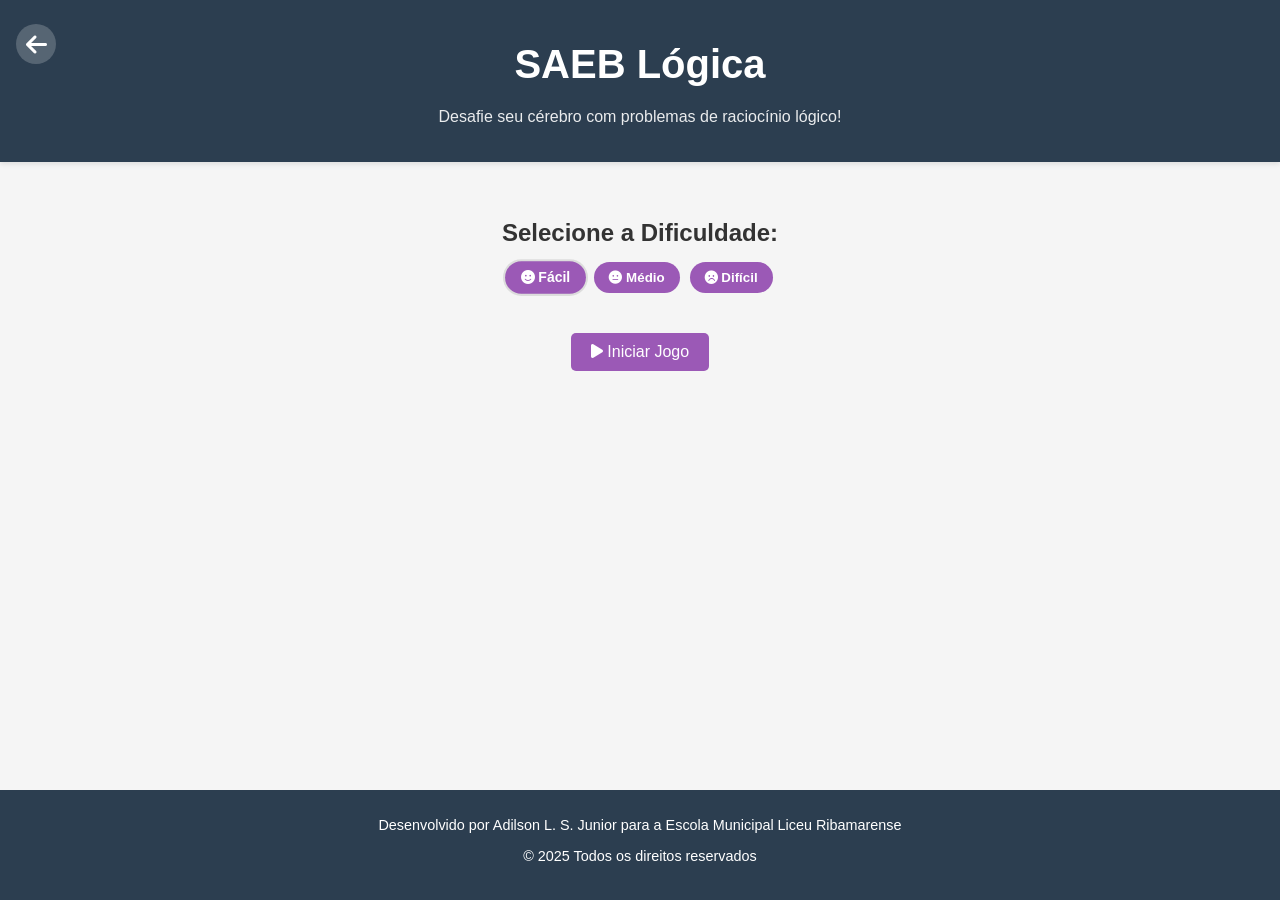
<file: saeb/logica/index.html>
<!DOCTYPE html>
<html lang="pt-BR">
<head>
    <meta charset="UTF-8">
    <meta name="viewport" content="width=device-width, initial-scale=1.0">
    <title>SAEB Lógica - Jogos Educacionais</title>
    <link rel="stylesheet" href="../style.css">
    <link rel="stylesheet" href="style.css">
    <link rel="stylesheet" href="https://cdnjs.cloudflare.com/ajax/libs/font-awesome/6.4.0/css/all.min.css">
</head>
<body>
    <header class="header">
        <div class="container">
            <a href="../index.html" class="back-button">
                <i class="fas fa-arrow-left"></i>
            </a>
            <h1>SAEB Lógica</h1>
            <p>Desafie seu cérebro com problemas de raciocínio lógico!</p>
        </div>
    </header>

    <main class="main-content">
        <div class="container">
            <div id="game-container">
                <div id="start-screen">
                    <div id="difficulty-selector">
                        <h2>Selecione a Dificuldade:</h2>
                        <div class="difficulty-options">
                            <button class="difficulty-btn active" data-difficulty="easy">
                                <i class="fas fa-smile"></i> Fácil
                            </button>
                            <button class="difficulty-btn" data-difficulty="medium">
                                <i class="fas fa-meh"></i> Médio
                            </button>
                            <button class="difficulty-btn" data-difficulty="hard">
                                <i class="fas fa-frown"></i> Difícil
                            </button>
                        </div>
                    </div>

                    <button id="start-button" class="pulse">
                        <i class="fas fa-play"></i> Iniciar Jogo
                    </button>
                </div>

                <div id="game-screen" style="display:none">
                    <div class="game-header">
                        <div id="timer" class="game-timer">
                            <i class="fas fa-clock"></i> <span>45</span>
                        </div>
                        <div id="score" class="game-score">
                            <i class="fas fa-star"></i> <span>0</span>
                        </div>
                        <div id="question-counter" class="game-counter">
                            <i class="fas fa-question"></i> <span>0/10</span>
                        </div>
                    </div>

                    <div id="question-container" class="card">
                        <div id="question">Carregando pergunta...</div>
                    </div>

                    <div id="options" class="options-grid">
                        <!-- Opções serão preenchidas via JavaScript -->
                    </div>

                    <div id="feedback" class="feedback-card"></div>
                </div>

                <div id="end-screen" style="display:none">
                    <div class="card">
                        <h2>Fim do Jogo!</h2>
                        <p>Sua pontuação final: <span id="final-score">0</span></p>
                        <button id="restart-button" class="btn-jogar">
                            <i class="fas fa-redo"></i> Jogar Novamente
                        </button>
                        <button id="back-to-menu" class="btn-jogar">
                            <i class="fas fa-arrow-left"></i> Voltar ao Menu
                        </button>
                    </div>
                </div>
            </div>
        </div>
    </main>

    <footer class="footer">
        <div class="container">
            <p>Desenvolvido por Adilson L. S. Junior para a Escola Municipal Liceu Ribamarense</p>
            <p>© 2025 Todos os direitos reservados</p>
        </div>
    </footer>

    <script src="questions.js"></script>
    <script src="script.js"></script>
</body>
</html>
</file>
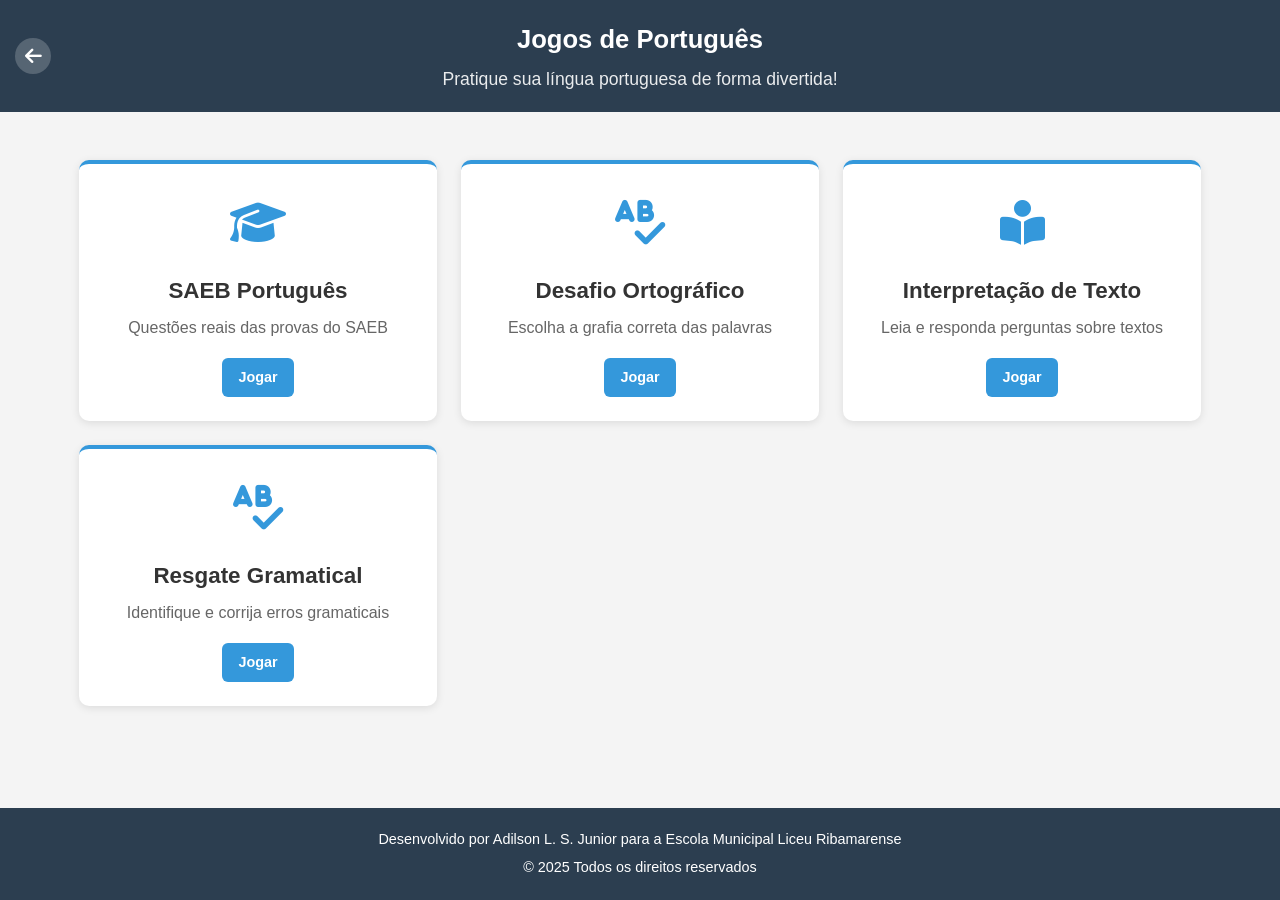
<file: saeb/portugues/index.html>
<!DOCTYPE html>
<html lang="pt-BR">
<head>
    <meta charset="UTF-8">
    <meta name="viewport" content="width=device-width, initial-scale=1.0">
    <title>Jogos de Português - SAEB</title>
    <link rel="stylesheet" href="style.css">
    <link rel="stylesheet" href="https://cdnjs.cloudflare.com/ajax/libs/font-awesome/6.4.0/css/all.min.css">
</head>
<body>
    <header class="header">
        <div class="container">
            <a href="index.html" class="back-button" aria-label="Voltar">
                <i class="fas fa-arrow-left"></i>
            </a>
            <h1>Jogos de Português</h1>
            <p>Pratique sua língua portuguesa de forma divertida!</p>
        </div>
    </header>

    <main class="main-content">
        <div class="container">
            <div class="games-grid">
                <a href="saeb/index.html" class="game-card" aria-label="SAEB Português">
                    <div class="card-icon">
                        <i class="fas fa-graduation-cap"></i>
                    </div>
                    <h2>SAEB Português</h2>
                    <p>Questões reais das provas do SAEB</p>
                    <span class="btn-jogar">Jogar</span>
                </a>
                <a href="ortografico/index.html" class="game-card" aria-label="Desafio Ortográfico">
                    <div class="card-icon">
                        <i class="fas fa-spell-check"></i>
                    </div>
                    <h2>Desafio Ortográfico</h2>
                    <p>Escolha a grafia correta das palavras</p>
                    <span class="btn-jogar">Jogar</span>
                </a>
                <a href="interpretacao/index.html" class="game-card" aria-label="Interpretação de Texto">
                    <div class="card-icon">
                        <i class="fas fa-book-reader"></i>
                    </div>
                    <h2>Interpretação de Texto</h2>
                    <p>Leia e responda perguntas sobre textos</p>
                    <span class="btn-jogar">Jogar</span>
                </a>
                <a href="gramatica/index.html" class="game-card" aria-label="Resgate Gramatical">
                    <div class="card-icon">
                        <i class="fas fa-spell-check"></i>
                    </div>
                    <h2>Resgate Gramatical</h2>
                    <p>Identifique e corrija erros gramaticais</p>
                    <span class="btn-jogar">Jogar</span>
                </a>
            </div>
        </div>
    </main>

    <footer class="footer">
        <div class="container">
            <p>Desenvolvido por Adilson L. S. Junior para a Escola Municipal Liceu Ribamarense</p>
            <p>© 2025 Todos os direitos reservados</p>
        </div>
    </footer>

    <script src="script.js"></script>
</body>
</html>
</file>
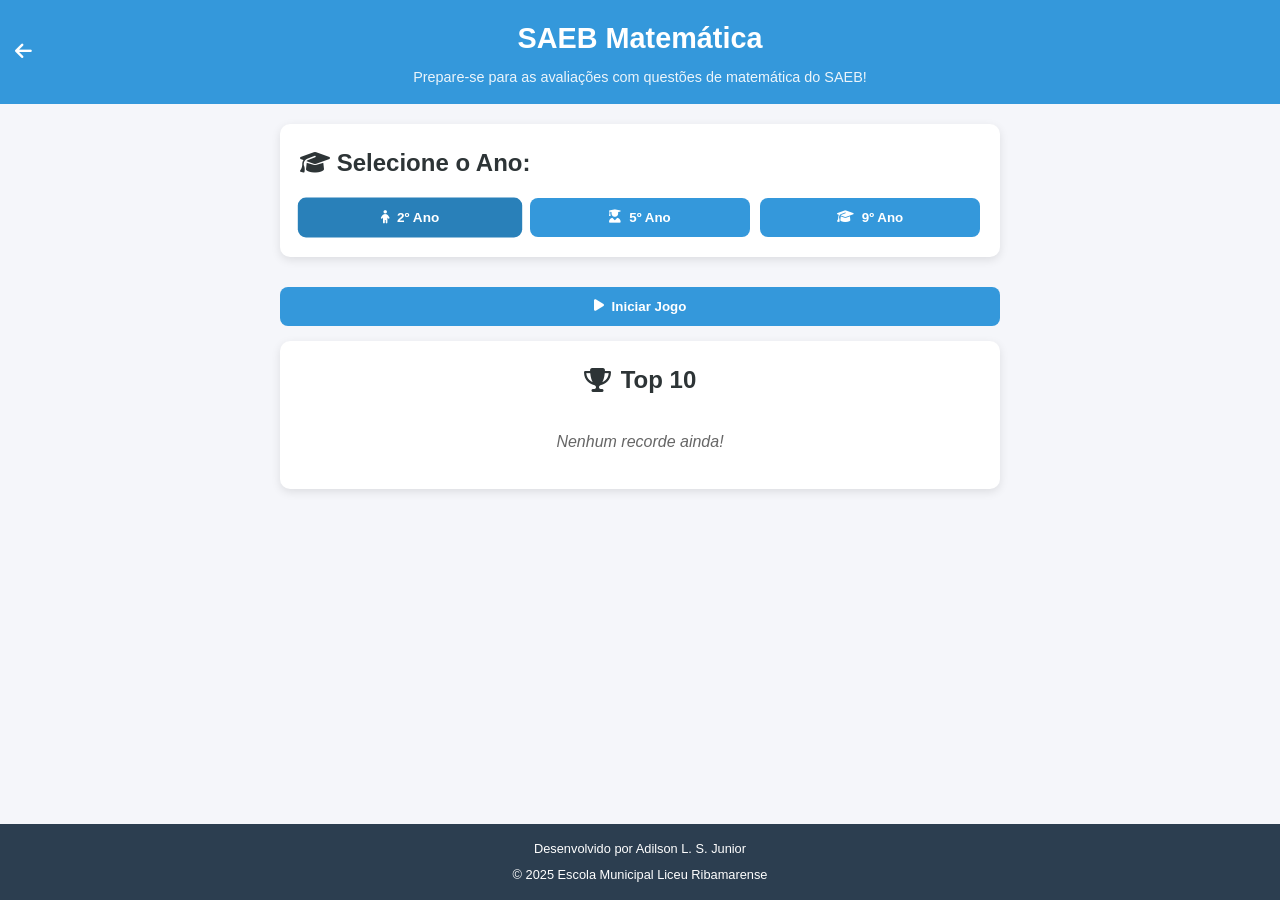
<file: saeb/matematica/saeb/index.html>
<!DOCTYPE html>
<html lang="pt-BR">
<head>
    <meta charset="UTF-8">
    <meta name="viewport" content="width=device-width, initial-scale=1.0, maximum-scale=1.0, user-scalable=no">
    <title>SAEB Matemática - Jogos Educacionais</title>
    <link rel="stylesheet" href="https://cdnjs.cloudflare.com/ajax/libs/font-awesome/6.4.0/css/all.min.css">
    <link rel="stylesheet" href="style.css">
</head>
<body>
    <div class="app-container">
        <header class="header">
            <div class="container">
                <a href="../index.html" class="back-button">
                    <i class="fas fa-arrow-left"></i>
                </a>
                <h1>SAEB Matemática</h1>
                <p>Prepare-se para as avaliações com questões de matemática do SAEB!</p>
            </div>
        </header>

        <main class="main-content">
            <div class="container">
                <div id="game-container">
                    <!-- Tela Inicial -->
                    <div id="start-screen">
                        <div id="year-selector" class="card">
                            <h2><i class="fas fa-graduation-cap"></i> Selecione o Ano:</h2>
                            <div class="year-options">
                                <button class="year-btn active" data-year="2">
                                    <i class="fas fa-child"></i> 2º Ano
                                </button>
                                <button class="year-btn" data-year="5">
                                    <i class="fas fa-user-graduate"></i> 5º Ano
                                </button>
                                <button class="year-btn" data-year="9">
                                    <i class="fas fa-graduation-cap"></i> 9º Ano
                                </button>
                            </div>
                        </div>

                        <button id="start-button" class="btn-primary pulse">
                            <i class="fas fa-play"></i> Iniciar Jogo
                        </button>

                        <div id="ranking-section" class="card">
                            <h2><i class="fas fa-trophy"></i> Top 10</h2>
                            <div id="ranking-list">
                                <p>Carregando ranking...</p>
                            </div>
                        </div>
                    </div>

                    <!-- Tela do Jogo -->
                    <div id="game-screen" style="display:none">
                        <div class="game-header">
                            <div id="timer" class="game-info">
                                <i class="fas fa-clock"></i> <span>30</span>
                            </div>
                            <div id="score" class="game-info">
                                <i class="fas fa-star"></i> <span>0</span>
                            </div>
                            <div id="question-counter" class="game-info">
                                <i class="fas fa-question-circle"></i> <span>0/10</span>
                            </div>
                        </div>

                        <div id="question-container" class="card">
                            <div id="question">Carregando pergunta...</div>
                        </div>

                        <div id="options" class="options-grid">
                            <!-- Opções serão preenchidas via JavaScript -->
                        </div>

                        <div id="feedback" class="feedback-card"></div>
                    </div>

                    <!-- Tela Final -->
                    <div id="end-screen" style="display:none">
                        <div class="card">
                            <h2><i class="fas fa-medal"></i> Fim do Jogo!</h2>
                            <p class="final-score">Sua pontuação: <span id="final-score">0</span></p>
                            
                            <div id="name-input-container">
                                <input type="text" id="player-name" placeholder="Digite seu nome" maxlength="20">
                                <button id="save-score-btn" class="btn-primary">
                                    <i class="fas fa-save"></i> Salvar
                                </button>
                            </div>
                            
                            <div class="action-buttons">
                                <button id="restart-button" class="btn-primary">
                                    <i class="fas fa-redo"></i> Jogar Novamente
                                </button>
                                <button id="back-to-menu" class="btn-secondary">
                                    <i class="fas fa-home"></i> Menu Principal
                                </button>
                            </div>
                        </div>
                    </div>
                </div>
            </div>
        </main>

        <footer class="footer">
            <div class="container">
                <p>Desenvolvido por Adilson L. S. Junior</p>
                <p>© 2025 Escola Municipal Liceu Ribamarense</p>
            </div>
        </footer>
    </div>

    <script src="questions.js"></script>
    <script src="script.js"></script>
</body>
</html>
</file>
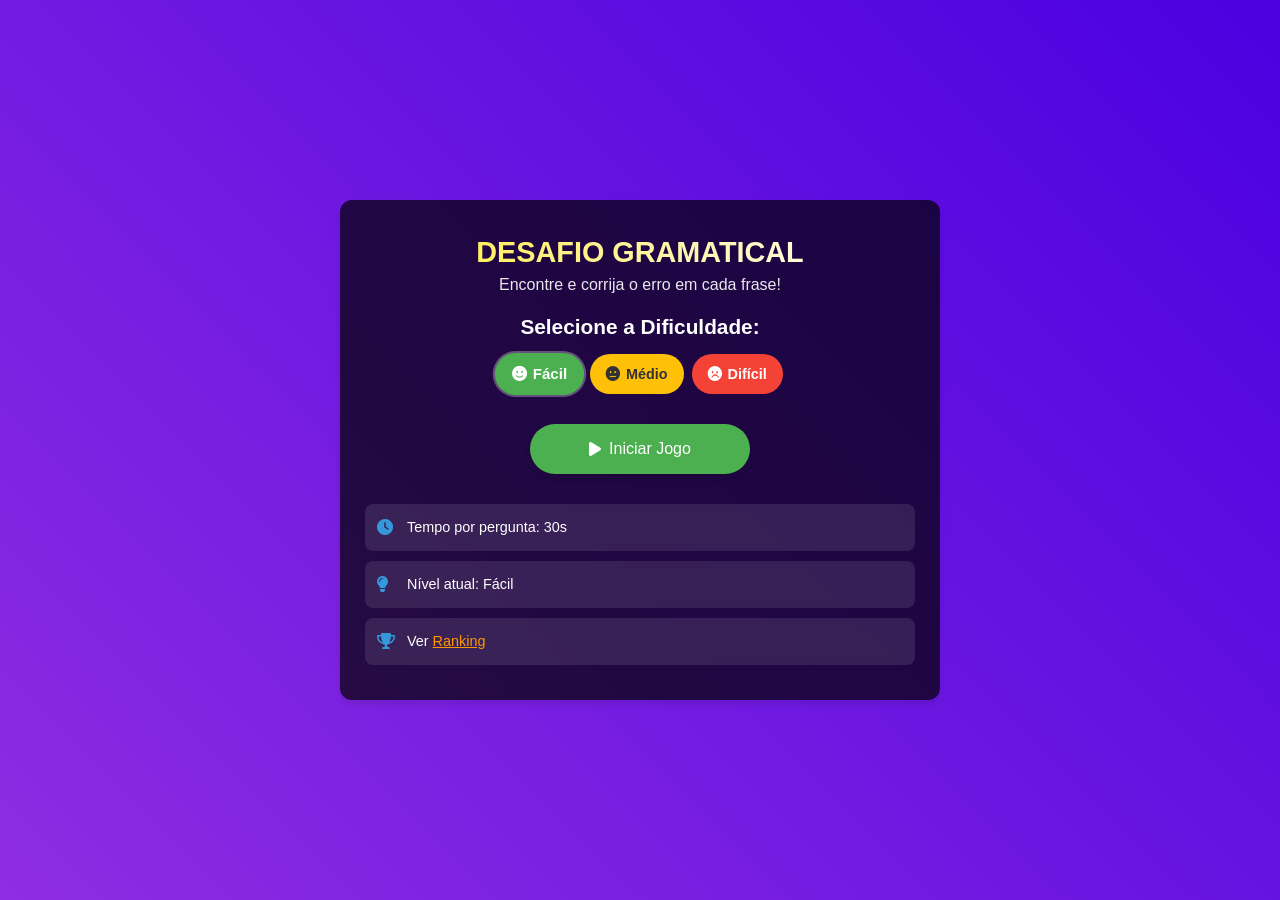
<file: saeb/portugues/gramatica/index.html>
<!DOCTYPE html>
<html lang="pt-BR">
<head>
    <meta charset="UTF-8">
    <meta name="viewport" content="width=device-width, initial-scale=1.0, maximum-scale=1.0, user-scalable=no">
    <title>Desafio Gramatical</title>
    <link rel="stylesheet" href="https://cdnjs.cloudflare.com/ajax/libs/font-awesome/6.0.0-beta3/css/all.min.css">
    <link rel="stylesheet" href="style.css">
    <meta name="theme-color" content="#4A00E0">
</head>
<body>
    <div id="game-container">
        <!-- Botão de voltar corrigido -->
        <button id="back-button" class="menu-button hidden" aria-label="Voltar">
            <i class="fas fa-arrow-left"></i>
        </button>

        <button id="back-to-main" class="menu-button back-to-main hidden" aria-label="Voltar ao menu principal">
            <i class="fas fa-home"></i>
        </button>

        <header>
            <h1>DESAFIO GRAMATICAL</h1>
            <p class="subtitle">Encontre e corrija o erro em cada frase!</p>
        </header>

        <main>
            <div id="start-screen">
                <div id="difficulty-selector">
                    <h2>Selecione a Dificuldade:</h2>
                    <div class="difficulty-options">
                        <button class="difficulty-btn active" data-level="easy">
                            <i class="fas fa-smile"></i> Fácil
                        </button>
                        <button class="difficulty-btn" data-level="medium">
                            <i class="fas fa-meh"></i> Médio
                        </button>
                        <button class="difficulty-btn" data-level="hard">
                            <i class="fas fa-frown"></i> Difícil
                        </button>
                    </div>
                </div>

                <button id="start-button" class="pulse">
                    <i class="fas fa-play"></i> Iniciar Jogo
                </button>

                <div id="instructions">
                    <div class="instruction-card">
                        <i class="fas fa-clock"></i>
                        <p>Tempo por pergunta: <span id="time-per-question">30s</span></p>
                    </div>
                    <div class="instruction-card">
                        <i class="fas fa-lightbulb"></i>
                        <p>Nível atual: <span id="current-level">Fácil</span></p>
                    </div>
                    <div class="instruction-card">
                        <i class="fas fa-trophy"></i>
                        <p>Ver <span id="show-ranking">Ranking</span></p>
                    </div>
                </div>
            </div>

            <div id="game-screen" style="display:none">
                <div class="game-header">
                    <div id="timer" class="game-timer">
                        <i class="fas fa-clock"></i> <span>30</span>
                    </div>
                    <div id="score" class="game-score">
                        <i class="fas fa-star"></i> <span>0</span>
                    </div>
                    <div id="question-counter" class="game-counter">
                        <i class="fas fa-question"></i> <span>0/5</span>
                    </div>
                    <div id="difficulty-indicator" class="game-difficulty easy">
                        <i class="fas fa-chart-line"></i> <span>Fácil</span>
                    </div>
                </div>

                <div id="sentence-container" class="card">
                    <div id="sentence">Carregando frase...</div>
                </div>

                <div id="options" class="options-grid">
                    <!-- Opções serão preenchidas via JavaScript -->
                </div>

                <div id="feedback" class="feedback-card"></div>
                <div id="animation-container"></div>
            </div>

            <div id="ranking-screen" style="display:none">
                <h2><i class="fas fa-trophy"></i> Ranking</h2>
                <div id="ranking-tabs" class="tabs">
                    <button class="tab-btn active" data-level="all">Todos</button>
                    <button class="tab-btn" data-level="easy">Fácil</button>
                    <button class="tab-btn" data-level="medium">Médio</button>
                    <button class="tab-btn" data-level="hard">Difícil</button>
                </div>
                <div id="ranking-list" class="ranking-list">
                    <!-- Ranking será preenchido via JavaScript -->
                </div>
                <button id="back-to-start" class="btn-jogar">
                    <i class="fas fa-arrow-left"></i> Voltar
                </button>
            </div>

            <div id="name-input-screen" style="display:none">
                <h2>Fim do Jogo!</h2>
                <div class="card">
                    <p>Sua pontuação: <span id="final-score">0</span></p>
                    <p>Dificuldade: <span id="final-difficulty">Fácil</span></p>
                    <div class="form-group">
                        <label for="player-name">Digite seu nome:</label>
                        <input type="text" id="player-name" maxlength="15" placeholder="Seu nome">
                    </div>
                    <button id="save-score" class="btn-jogar">
                        <i class="fas fa-save"></i> Salvar
                    </button>
                </div>
            </div>
        </main>
    </div>

    <script src="script.js"></script>
</body>
</html>
</file>
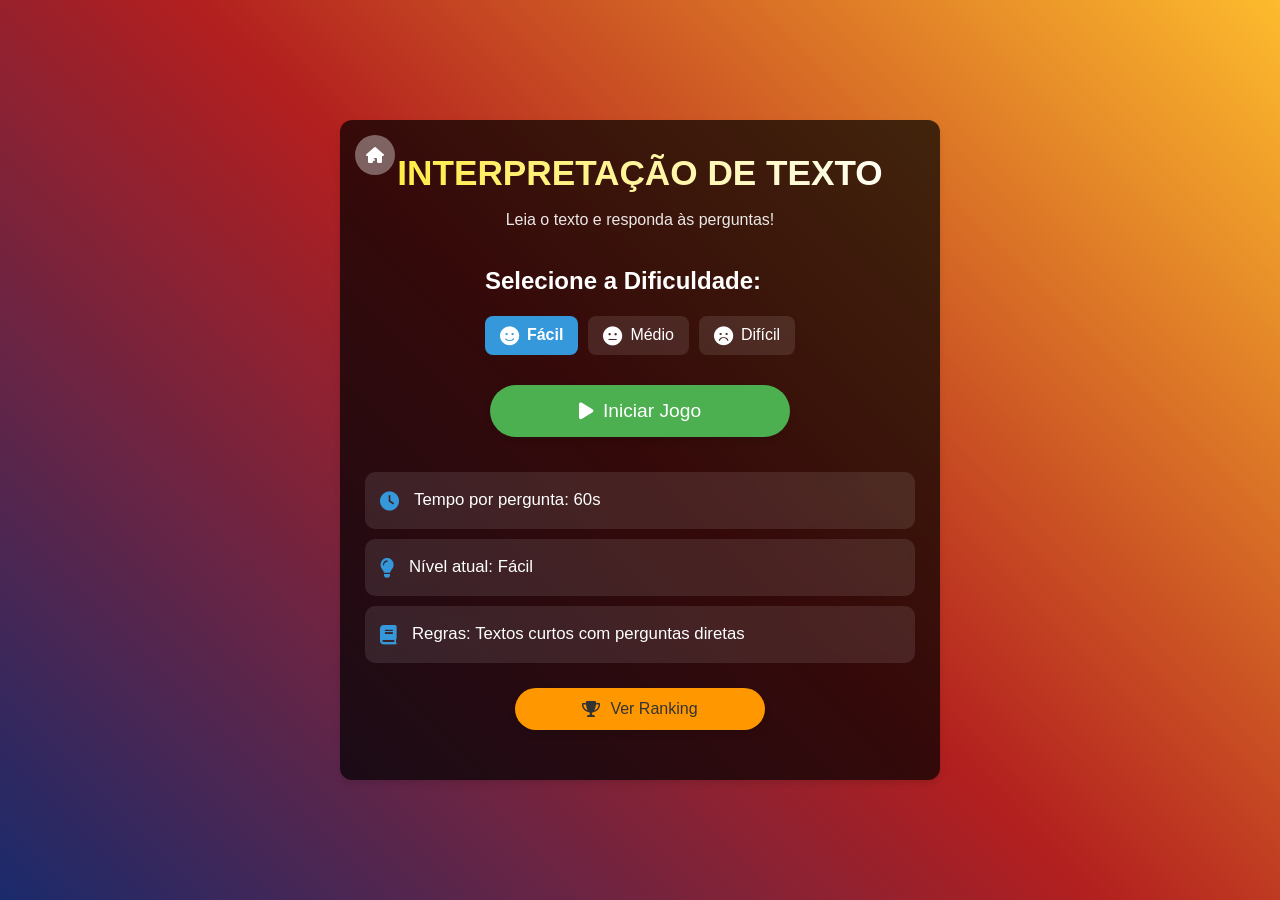
<file: saeb/portugues/interpretacao/index.html>
<html lang="pt-BR">
<head>
    <meta charset="UTF-8">
    <meta name="viewport" content="width=device-width, initial-scale=1.0, maximum-scale=1.0, user-scalable=no">
    <title>Interpretação de Texto</title>
    <link rel="stylesheet" href="https://cdnjs.cloudflare.com/ajax/libs/font-awesome/6.0.0-beta3/css/all.min.css">
    <link rel="stylesheet" href="style.css">
</head>
<body>
    <div id="game-container">
        <button id="back-to-menu" class="menu-button" aria-label="Voltar ao menu">
            <i class="fas fa-arrow-left"></i>
        </button>

        <button id="back-to-main" class="menu-button back-to-main" aria-label="Voltar ao menu principal">
            <i class="fas fa-home"></i>
        </button>

        <header>
            <h1>INTERPRETAÇÃO DE TEXTO</h1>
            <p class="subtitle">Leia o texto e responda às perguntas!</p>
        </header>

        <main>
            <div id="start-screen">
                <div id="difficulty-selector">
                    <h2>Selecione a Dificuldade:</h2>
                    <div class="difficulty-options">
                        <button class="difficulty-btn active" data-level="easy">
                            <i class="fas fa-smile"></i> Fácil
                        </button>
                        <button class="difficulty-btn" data-level="medium">
                            <i class="fas fa-meh"></i> Médio
                        </button>
                        <button class="difficulty-btn" data-level="hard">
                            <i class="fas fa-frown"></i> Difícil
                        </button>
                    </div>
                </div>

                <button id="start-button" class="pulse">
                    <i class="fas fa-play"></i> Iniciar Jogo
                </button>

                <div id="player-name-container" style="display: none;">
                    <input type="text" id="player-name" placeholder="Digite seu nome" maxlength="15">
                    <button id="confirm-name">Confirmar</button>
                </div>

                <div id="instructions">
                    <div class="instruction-card">
                        <i class="fas fa-clock"></i>
                        <p>Tempo por pergunta: <span id="time-per-question">60s</span></p>
                    </div>
                    <div class="instruction-card">
                        <i class="fas fa-lightbulb"></i>
                        <p>Nível atual: <span id="current-level">Fácil</span></p>
                    </div>
                    <div class="instruction-card">
                        <i class="fas fa-book"></i>
                        <p>Regras: <span id="current-rules">Textos curtos com perguntas diretas</span></p>
                    </div>
                </div>

                <button id="show-ranking" class="ranking-button">
                    <i class="fas fa-trophy"></i> Ver Ranking
                </button>
            </div>

            <div id="game-screen" style="display:none">
                <div class="game-header">
                    <div id="timer" class="game-timer">
                        <i class="fas fa-clock"></i> <span>60</span>
                    </div>
                    <div id="score" class="game-score">
                        <i class="fas fa-star"></i> <span>0</span>
                    </div>
                    <div id="question-counter" class="game-counter">
                        <i class="fas fa-question"></i> <span>0/0</span>
                    </div>
                    <div id="difficulty-indicator" class="game-difficulty easy">
                        <i class="fas fa-chart-line"></i> <span>Fácil</span>
                    </div>
                </div>

                <div id="text-container" class="card scrollable">
                    <div id="text-content">Carregando texto...</div>
                </div>
                
                <div id="question-container" class="card">
                    <div id="question">Carregando pergunta...</div>
                </div>
                
                <div id="options" class="options-grid">
                    <!-- Opções serão preenchidas via JavaScript -->
                </div>
                
                <div id="feedback" class="feedback-card"></div>
                <div id="animation-container"></div>
            </div>

            <div id="ranking-screen" style="display:none">
                <h2><i class="fas fa-trophy"></i> Ranking</h2>
                <div id="ranking-list" class="card scrollable">
                    <!-- Ranking será preenchido via JavaScript -->
                </div>
                <button id="back-from-ranking" class="restart">
                    <i class="fas fa-arrow-left"></i> Voltar
                </button>
            </div>
        </main>
    </div>

    <script src="script.js"></script>
</body>
</html>
</file>
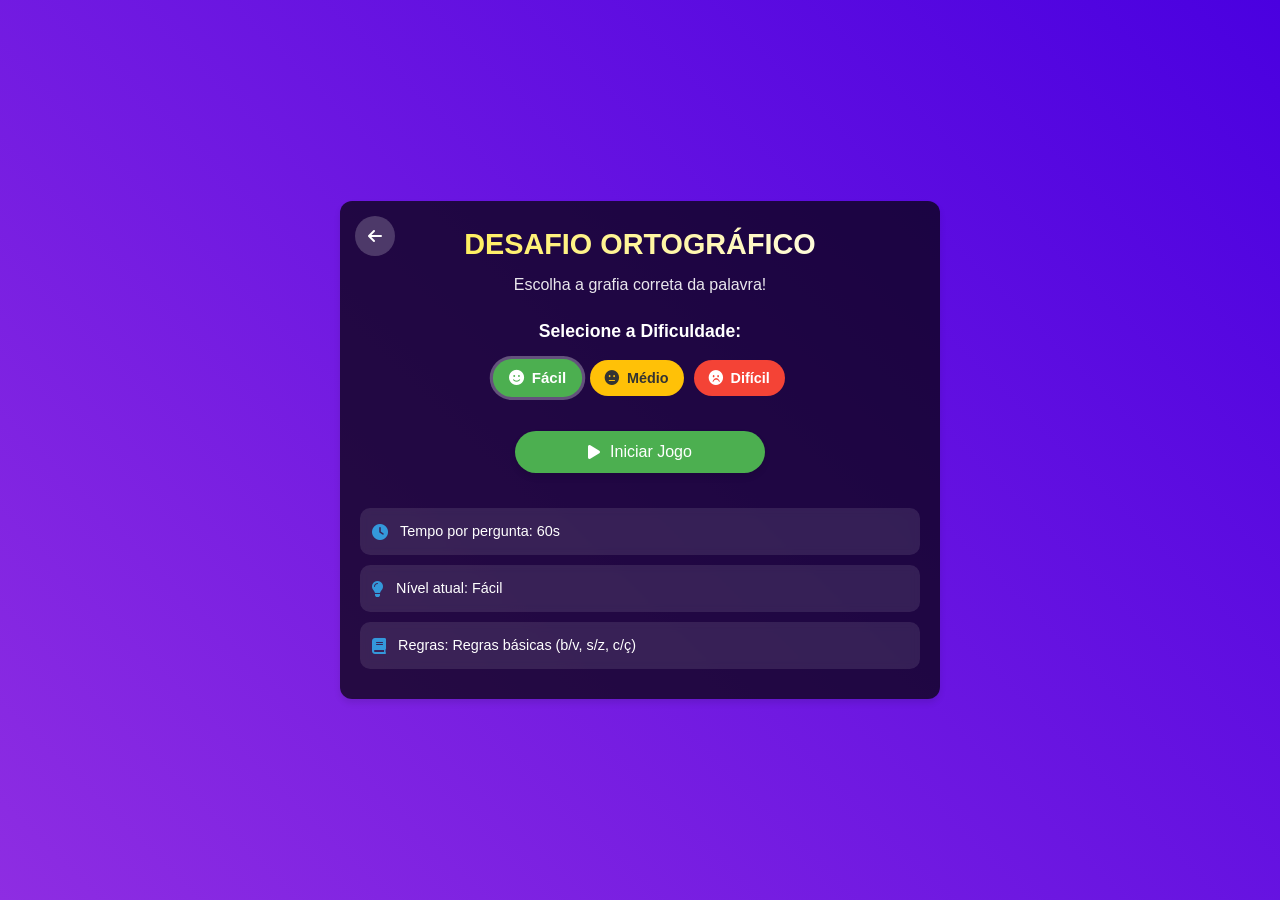
<file: saeb/portugues/ortografico/index.html>
<!DOCTYPE html>
<html lang="pt-BR">
<head>
    <meta charset="UTF-8">
    <meta name="viewport" content="width=device-width, initial-scale=1.0, maximum-scale=1.0, user-scalable=no">
    <title>Desafio Ortográfico</title>
    <link rel="stylesheet" href="https://cdnjs.cloudflare.com/ajax/libs/font-awesome/6.0.0-beta3/css/all.min.css">
    <link rel="stylesheet" href="style.css">
</head>
<body>
    <div id="game-container">
        <button id="back-to-menu" class="menu-button" aria-label="Voltar ao menu">
            <i class="fas fa-arrow-left"></i>
        </button>

        <button id="back-to-main" class="menu-button back-to-main hidden" aria-label="Voltar ao menu principal">
            <i class="fas fa-home"></i>
        </button>

        <header>
            <h1>DESAFIO ORTOGRÁFICO</h1>
            <p class="subtitle">Escolha a grafia correta da palavra!</p>
        </header>

        <main>
            <div id="start-screen">
                <div id="difficulty-selector">
                    <h2>Selecione a Dificuldade:</h2>
                    <div class="difficulty-options">
                        <button class="difficulty-btn active" data-level="easy">
                            <i class="fas fa-smile"></i> Fácil
                        </button>
                        <button class="difficulty-btn" data-level="medium">
                            <i class="fas fa-meh"></i> Médio
                        </button>
                        <button class="difficulty-btn" data-level="hard">
                            <i class="fas fa-frown"></i> Difícil
                        </button>
                    </div>
                </div>

                <button id="start-button" class="pulse">
                    <i class="fas fa-play"></i> Iniciar Jogo
                </button>

                <div id="instructions">
                    <div class="instruction-card">
                        <i class="fas fa-clock"></i>
                        <p>Tempo por pergunta: <span id="time-per-question">60s</span></p>
                    </div>
                    <div class="instruction-card">
                        <i class="fas fa-lightbulb"></i>
                        <p>Nível atual: <span id="current-level">Fácil</span></p>
                    </div>
                    <div class="instruction-card">
                        <i class="fas fa-book"></i>
                        <p>Regras: <span id="current-rules">Básicas</span></p>
                    </div>
                </div>
            </div>

            <div id="game-screen" style="display:none">
                <div class="game-header">
                    <div id="timer" class="game-timer">
                        <i class="fas fa-clock"></i> <span>60</span>
                    </div>
                    <div id="score" class="game-score">
                        <i class="fas fa-star"></i> <span>0</span>
                    </div>
                    <div id="question-counter" class="game-counter">
                        <i class="fas fa-question"></i> <span>0/10</span>
                    </div>
                    <div id="difficulty-indicator" class="game-difficulty easy">
                        <i class="fas fa-chart-line"></i> <span>Fácil</span>
                    </div>
                </div>

                <div id="word-container" class="card">
                    <div id="word">Carregando palavra...</div>
                    <div id="phonetic" class="phonetic"></div>
                    <div id="hint-container" class="hint-container">
                        <button id="hint-button" class="hint-button">
                            <i class="fas fa-lightbulb"></i> Dica
                        </button>
                        <div id="hint-content" class="hint-content hidden"></div>
                    </div>
                </div>

                <div id="options" class="options-grid">
                    <!-- Opções serão preenchidas via JavaScript -->
                </div>

                <div id="feedback" class="feedback-card"></div>
                <div id="animation-container"></div>
            </div>
        </main>
    </div>

    <script src="script.js"></script>
</body>
</html>
</file>
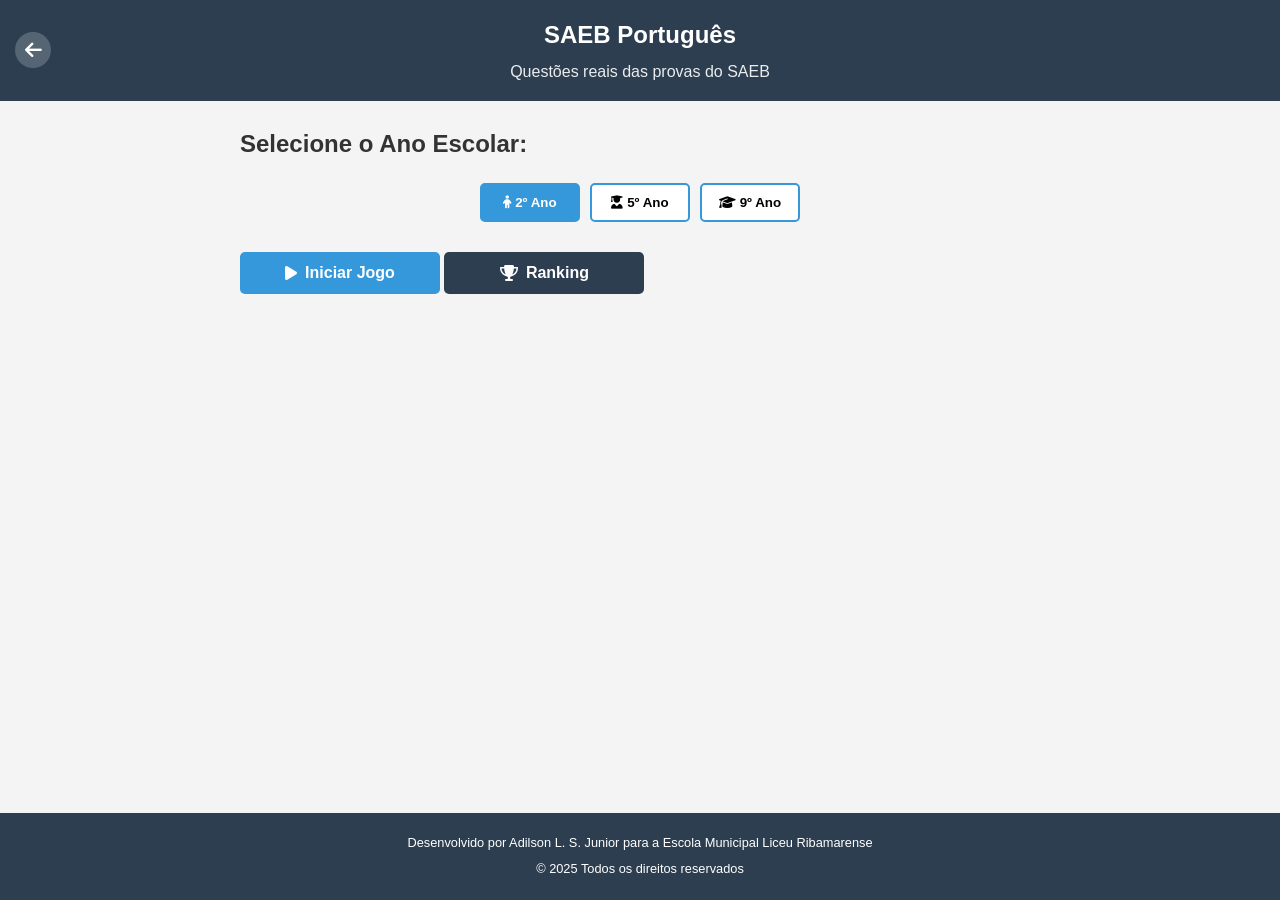
<file: saeb/portugues/saeb/index.html>
<!DOCTYPE html>
<!DOCTYPE html>
<html lang="pt-BR">
<head>
    <meta charset="UTF-8">
    <meta name="viewport" content="width=device-width, initial-scale=1.0">
    <title>Jogos de Português - SAEB</title>
    <meta name="description" content="Jogos educativos de língua portuguesa para preparação para o SAEB">
    <link rel="stylesheet" href="style.css">
    <link rel="stylesheet" href="https://cdnjs.cloudflare.com/ajax/libs/font-awesome/6.4.0/css/all.min.css">
    <link rel="icon" href="icons/icon-192x192.png">
</head>
<body>
    <header class="header">
        <div class="container">
            <button id="header-back-button" class="back-button" aria-label="Voltar">
                <i class="fas fa-arrow-left"></i>
            </button>
            <h1>SAEB Português</h1>
            <p>Questões reais das provas do SAEB</p>
        </div>
    </header>

    <main class="main-content">
        <div class="container">
            <div id="game-container">
                <!-- Start Screen -->
                <div id="start-screen">
                    <div id="year-selector">
                        <h2>Selecione o Ano Escolar:</h2>
                        <div class="year-options" role="radiogroup">
                            <button class="year-btn active" data-year="2" aria-label="2º Ano" role="radio" aria-checked="true">
                                <i class="fas fa-child"></i> 2º Ano
                            </button>
                            <button class="year-btn" data-year="5" aria-label="5º Ano" role="radio" aria-checked="false">
                                <i class="fas fa-user-graduate"></i> 5º Ano
                            </button>
                            <button class="year-btn" data-year="9" aria-label="9º Ano" role="radio" aria-checked="false">
                                <i class="fas fa-graduation-cap"></i> 9º Ano
                            </button>
                        </div>
                    </div>

                    <button id="start-button" class="pulse" aria-label="Iniciar Jogo">
                        <i class="fas fa-play"></i> Iniciar Jogo
                    </button>

                    <button id="ranking-button" class="btn-ranking" aria-label="Ver Ranking">
                        <i class="fas fa-trophy"></i> Ranking
                    </button>
                </div>

                <!-- Game Screen -->
                <div id="game-screen" style="display:none" aria-live="polite">
                    <div class="game-header">
                        <div id="timer" class="game-timer">
                            <i class="fas fa-clock" aria-hidden="true"></i> <span>30</span>
                        </div>
                        <div id="score" class="game-score">
                            <i class="fas fa-star" aria-hidden="true"></i> <span>0</span>
                        </div>
                        <div id="question-counter" class="game-counter">
                            <i class="fas fa-question" aria-hidden="true"></i> <span>0/10</span>
                        </div>
                    </div>

                    <div id="question-container" class="card">
                        <div id="question">Carregando pergunta...</div>
                    </div>

                    <div id="options" class="options-grid" role="group"></div>

                    <div id="feedback" class="feedback-card" role="alert"></div>
                    
                    <button id="next-button" class="btn-jogar" style="display:none" aria-label="Próxima Questão">
                        <i class="fas fa-arrow-right"></i> Próxima Questão
                    </button>
                </div>

                <!-- End Screen -->
                <div id="end-screen" style="display:none" aria-live="polite">
                    <div class="card">
                        <h2>Fim do Jogo!</h2>
                        <p>Sua pontuação final: <span id="final-score">0</span></p>
                        <button id="restart-button" class="btn-jogar" aria-label="Jogar Novamente">
                            <i class="fas fa-redo"></i> Jogar Novamente
                        </button>
                        <button id="back-to-menu" class="btn-jogar" aria-label="Voltar ao Menu">
                            <i class="fas fa-arrow-left"></i> Voltar ao Menu
                        </button>
                    </div>
                </div>

                <!-- Ranking Screen -->
                <div id="ranking-screen" style="display:none" aria-live="polite">
                    <div class="card">
                        <h2>Ranking (Top 10)</h2>
                        <ol id="ranking-list"></ol>
                        <button id="ranking-back" class="btn-jogar" aria-label="Voltar ao Menu">
                            <i class="fas fa-arrow-left"></i> Voltar ao Menu
                        </button>
                    </div>
                </div>
            </div>
        </div>
    </main>

    <footer class="footer">
        <div class="container">
            <p>Desenvolvido por Adilson L. S. Junior para a Escola Municipal Liceu Ribamarense</p>
            <p>© 2025 Todos os direitos reservados</p>
        </div>
    </footer>

    <script src="script.js" defer></script>
</body>
</html>
</file>
<file: saeb/style.css>
/* Reset e estilos base */
:root {
    --primary-color: #3498db;
    --secondary-color: #2ecc71;
    --accent-color: #e74c3c;
    --dark-color: #2c3e50;
    --light-color: #ecf0f1;
    --text-color: #333;
    --text-light: #7f8c8d;
    --shadow-sm: 0 2px 5px rgba(0,0,0,0.1);
    --shadow-md: 0 4px 6px rgba(0,0,0,0.1);
    --shadow-lg: 0 6px 12px rgba(0,0,0,0.15);
    --transition: all 0.3s ease;
    --border-radius: 10px;
}

* {
    margin: 0;
    padding: 0;
    box-sizing: border-box;
}

body {
    font-family: 'Segoe UI', Tahoma, Geneva, Verdana, sans-serif;
    background-color: #f5f5f5;
    color: var(--text-color);
    line-height: 1.6;
    min-height: 100vh;
    display: flex;
    flex-direction: column;
}

.container {
    width: 90%;
    max-width: 1200px;
    margin: 0 auto;
    padding: 0 15px;
}

/* Header */
.header {
    background-color: var(--dark-color);
    color: white;
    padding: 2rem 0;
    text-align: center;
    box-shadow: var(--shadow-sm);
}

.header h1 {
    font-size: clamp(1.8rem, 4vw, 2.5rem);
    margin-bottom: 0.5rem;
}

.header p {
    font-size: 1rem;
    opacity: 0.9;
}

/* Main Content */
.main-content {
    padding: 2rem 0;
    flex: 1;
}

.disciplines-grid {
    display: grid;
    grid-template-columns: 1fr;
    gap: 1.5rem;
    margin-top: 1.5rem;
}

.discipline-card {
    background-color: white;
    border-radius: var(--border-radius);
    padding: 1.5rem;
    text-align: center;
    text-decoration: none;
    color: var(--text-color);
    box-shadow: var(--shadow-md);
    transition: var(--transition);
    display: block;
    position: relative;
    overflow: hidden;
    border-top: 4px solid;
}

.discipline-card:focus-visible {
    outline: 2px solid var(--accent-color);
    outline-offset: 2px;
}

.discipline-card:hover {
    transform: translateY(-5px);
    box-shadow: var(--shadow-lg);
}

.discipline-card:active {
    transform: translateY(-2px);
}

.card-icon {
    font-size: 2.5rem;
    margin-bottom: 1rem;
    color: var(--primary-color);
}

.discipline-card h2 {
    font-size: 1.3rem;
    margin-bottom: 0.5rem;
}

.discipline-card p {
    color: var(--text-light);
    font-size: 0.9rem;
    margin-bottom: 1.5rem;
}

.btn-jogar {
    display: inline-block;
    background-color: var(--primary-color);
    color: white;
    padding: 0.5rem 1.5rem;
    border-radius: 20px;
    font-weight: 600;
    transition: var(--transition);
}

.discipline-card:hover .btn-jogar,
.discipline-card:focus .btn-jogar {
    background-color: var(--dark-color);
}

/* Cores específicas para cada disciplina */
#portugues {
    border-top-color: var(--primary-color);
}

#matematica {
    border-top-color: var(--accent-color);
}

#ingles {
    border-top-color: var(--secondary-color);
}

/* Footer */
.footer {
    background-color: var(--dark-color);
    color: white;
    text-align: center;
    padding: 1.5rem 0;
    margin-top: auto;
    font-size: 0.9rem;
}

.footer p {
    margin-bottom: 0.5rem;
}

/* Media Queries */
@media (min-width: 768px) {
    .disciplines-grid {
        grid-template-columns: repeat(2, 1fr);
    }
}

@media (min-width: 992px) {
    .disciplines-grid {
        grid-template-columns: repeat(3, 1fr);
    }
}

/* Estilos para páginas internas (comuns) */
.back-button {
    color: white;
    font-size: 1.2rem;
    position: absolute;
    left: 0.8rem;
    top: 50%;
    transform: translateY(-50%);
    text-decoration: none;
    display: flex;
    align-items: center;
    justify-content: center;
    width: 40px;
    height: 40px;
    border-radius: 50%;
    background-color: rgba(255, 255, 255, 0.2);
    transition: var(--transition);
}

.back-button:hover {
    background-color: rgba(255, 255, 255, 0.3);
}

.games-grid {
    display: grid;
    grid-template-columns: 1fr;
    gap: 1.5rem;
    margin-top: 1.5rem;
}

.game-card {
    background-color: white;
    border-radius: var(--border-radius);
    padding: 1.5rem;
    text-align: center;
    text-decoration: none;
    color: var(--text-color);
    box-shadow: var(--shadow-md);
    transition: var(--transition);
    display: block;
    position: relative;
}

.game-card:hover {
    transform: translateY(-5px);
    box-shadow: var(--shadow-lg);
}

.coming-soon {
    opacity: 0.7;
    filter: grayscale(50%);
    cursor: not-allowed;
}

.coming-soon .btn-jogar {
    background-color: var(--text-light);
}

/* Temas específicos */
.math-theme {
    --primary-color: #e74c3c;
}

.english-theme {
    --primary-color: #2ecc71;
    --secondary-color: #27ae60;
}

.english-card {
    border-top: 4px solid var(--primary-color);
}

/* Media Queries para páginas internas */
@media (min-width: 480px) {
    .back-button {
        font-size: 1.5rem;
        left: 1rem;
        top: 1.5rem;
        transform: none;
    }
}

@media (min-width: 768px) {
    .games-grid {
        grid-template-columns: repeat(2, 1fr);
    }
}

@media (min-width: 992px) {
    .games-grid {
        grid-template-columns: repeat(3, 1fr);
    }
    
    .english-theme .games-grid {
        grid-template-columns: repeat(4, 1fr);
    }
    
    .game-card h2 {
        font-size: 1.1rem;
    }
    
    .game-card p {
        font-size: 0.85rem;
    }
}
</file>
<file: saeb/logica/style.css>
:root {
    --primary-color: #9b59b6;
    --secondary-color: #8e44ad;
    --correct: #4CAF50;
    --incorrect: #f44336;
    --warning: #ff9800;
    --text-light: #ffffff;
    --text-dark: #333333;
}

#game-container {
    width: 100%;
    max-width: 800px;
    margin: 0 auto;
}

#start-screen {
    text-align: center;
    padding: 20px 0;
}

#difficulty-selector {
    margin-bottom: 20px;
}

.difficulty-options {
    display: flex;
    justify-content: center;
    gap: 10px;
    margin-top: 10px;
    flex-wrap: wrap;
}

.difficulty-btn {
    padding: 8px 15px;
    border: none;
    border-radius: 20px;
    cursor: pointer;
    font-weight: bold;
    transition: all 0.3s ease;
    background-color: var(--primary-color);
    color: white;
}

.difficulty-btn.active {
    transform: scale(1.05);
    box-shadow: 0 0 0 2px rgba(0,0,0,0.1);
}

#start-button {
    background-color: var(--primary-color);
    color: white;
    border: none;
    padding: 10px 20px;
    font-size: 1rem;
    border-radius: 5px;
    cursor: pointer;
    margin: 20px 0;
    transition: all 0.3s ease;
}

#start-button:hover {
    background-color: var(--secondary-color);
    transform: translateY(-2px);
}

.game-header {
    display: flex;
    justify-content: space-between;
    margin-bottom: 15px;
    flex-wrap: wrap;
    gap: 10px;
}

.game-timer, .game-score, .game-counter {
    background-color: #f0f0f0;
    padding: 5px 10px;
    border-radius: 5px;
    font-weight: bold;
}

.game-timer.warning {
    color: var(--warning);
}

.game-timer.critical {
    color: var(--incorrect);
    animation: pulse 0.5s infinite;
}

@keyframes pulse {
    0% { transform: scale(1); }
    50% { transform: scale(1.05); }
    100% { transform: scale(1); }
}

.card {
    background-color: white;
    border-radius: 8px;
    padding: 15px;
    margin-bottom: 15px;
    box-shadow: 0 2px 5px rgba(0,0,0,0.1);
}

#question {
    font-size: 1.1rem;
    font-weight: bold;
    margin-bottom: 15px;
}

.options-grid {
    display: grid;
    grid-template-columns: 1fr;
    gap: 10px;
    margin-bottom: 15px;
}

@media (min-width: 600px) {
    .options-grid {
        grid-template-columns: 1fr 1fr;
    }
}

button.option {
    background-color: var(--primary-color);
    color: white;
    border: none;
    padding: 10px;
    border-radius: 5px;
    cursor: pointer;
    transition: all 0.3s ease;
    text-align: left;
}

button.option:hover {
    background-color: var(--secondary-color);
    transform: translateY(-2px);
}

.feedback-card {
    padding: 10px;
    border-radius: 5px;
    margin-bottom: 15px;
    display: none;
}

.feedback-card.correct {
    background-color: rgba(76, 175, 80, 0.2);
    color: var(--correct);
    display: block;
}

.feedback-card.incorrect {
    background-color: rgba(244, 67, 54, 0.2);
    color: var(--incorrect);
    display: block;
}

#end-screen {
    text-align: center;
}

.btn-jogar {
    background-color: var(--primary-color);
    color: white;
    border: none;
    padding: 10px 15px;
    border-radius: 5px;
    cursor: pointer;
    margin: 5px;
    transition: all 0.3s ease;
    display: inline-block;
}

.btn-jogar:hover {
    background-color: var(--secondary-color);
    transform: translateY(-2px);
}
</file>
<file: saeb/portugues/style.css>
/* Estilos gerais - Mobile First com melhorias para touch */
:root {
    --primary-color: #3498db;
    --secondary-color: #2c3e50;
    --dark-color: #333;
    --light-color: #f4f4f4;
    --text-light: #ecf0f1;
    --correct: #4CAF50;
    --incorrect: #f44336;
    --easy: #2ecc71;
    --medium: #f39c12;
    --hard: #e74c3c;
}

* {
    margin: 0;
    padding: 0;
    box-sizing: border-box;
    -webkit-tap-highlight-color: transparent;
}

html {
    height: 100%;
    overflow-x: hidden;
}

body {
    font-family: -apple-system, BlinkMacSystemFont, 'Segoe UI', Roboto, Oxygen, Ubuntu, Cantarell, 'Open Sans', sans-serif;
    line-height: 1.6;
    background-color: #f4f4f4;
    color: #333;
    min-height: 100vh;
    display: flex;
    flex-direction: column;
    text-rendering: optimizeLegibility;
    -webkit-font-smoothing: antialiased;
}

.container {
    width: 100%;
    max-width: 1200px;
    margin: 0 auto;
    padding: 0 15px;
}

/* Header otimizado para mobile */
.header {
    background: var(--secondary-color);
    color: white;
    padding: 1rem 0;
    text-align: center;
    position: relative;
}

.header h1 {
    font-size: clamp(1.2rem, 4vw, 1.5rem);
    margin-bottom: 0.3rem;
    padding: 0 40px;
    font-weight: 600;
}

.header p {
    font-size: clamp(0.85rem, 3vw, 1rem);
    padding: 0 40px;
    opacity: 0.9;
}

.back-button {
    color: white;
    font-size: 1.2rem;
    position: absolute;
    left: 15px;
    top: 50%;
    transform: translateY(-50%);
    text-decoration: none;
    display: flex;
    align-items: center;
    justify-content: center;
    width: 36px;
    height: 36px;
    border-radius: 50%;
    background-color: rgba(255, 255, 255, 0.2);
    transition: background-color 0.2s ease;
    touch-action: manipulation;
}

.back-button:hover, .back-button:active {
    background-color: rgba(255, 255, 255, 0.3);
}

/* Main Content otimizado para touch */
.main-content {
    padding: 1.5rem 0;
    flex: 1;
}

.games-grid {
    display: grid;
    grid-template-columns: 1fr;
    gap: 1rem;
    margin-top: 1.5rem;
}

.game-card {
    background: white;
    border-radius: 10px;
    padding: 1.2rem;
    text-align: center;
    box-shadow: 0 2px 8px rgba(0, 0, 0, 0.1);
    transition: transform 0.2s ease, box-shadow 0.2s ease;
    text-decoration: none;
    color: inherit;
    border-top: 4px solid var(--primary-color);
    display: block;
    -webkit-user-drag: none;
    user-select: none;
    position: relative;
    overflow: hidden;
}

.game-card::after {
    content: '';
    position: absolute;
    top: 0;
    left: 0;
    width: 100%;
    height: 100%;
    background: rgba(0,0,0,0.03);
    opacity: 0;
    transition: opacity 0.2s ease;
}

.game-card:active::after {
    opacity: 1;
}

.card-icon {
    font-size: 2.2rem;
    color: var(--primary-color);
    margin-bottom: 0.8rem;
}

.game-card h2 {
    font-size: 1.2rem;
    margin-bottom: 0.5rem;
    color: var(--dark-color);
    font-weight: 600;
}

.game-card p {
    color: #666;
    font-size: 0.9rem;
    margin-bottom: 1.2rem;
    line-height: 1.4;
}

.btn-jogar {
    display: inline-block;
    background: var(--primary-color);
    color: white;
    padding: 0.5rem 1rem;
    border-radius: 6px;
    font-weight: 600;
    font-size: 0.9rem;
    transition: transform 0.1s ease;
}

.game-card:active .btn-jogar {
    transform: scale(0.95);
}

/* Footer otimizado para mobile */
.footer {
    background: var(--secondary-color);
    color: white;
    text-align: center;
    padding: 1rem 0;
    margin-top: auto;
    font-size: 0.8rem;
}

.footer p {
    margin: 0.3rem 0;
}

/* Media Queries para telas maiores com melhor progressão */
@media (min-width: 400px) {
    .games-grid {
        grid-template-columns: repeat(2, 1fr);
    }
}

@media (min-width: 600px) {
    .header {
        padding: 1.2rem 0;
    }
    
    .header h1 {
        font-size: 1.4rem;
    }
    
    .game-card {
        padding: 1.4rem;
    }
    
    .card-icon {
        font-size: 2.4rem;
    }
    
    .game-card h2 {
        font-size: 1.3rem;
    }
}

@media (min-width: 768px) {
    .container {
        width: 90%;
    }
    
    .games-grid {
        grid-template-columns: repeat(auto-fit, minmax(280px, 1fr));
        gap: 1.5rem;
    }
    
    .game-card {
        padding: 1.5rem;
        transition: transform 0.3s ease, box-shadow 0.3s ease;
    }
    
    .game-card:hover {
        transform: translateY(-5px);
        box-shadow: 0 5px 15px rgba(0, 0, 0, 0.1);
    }
    
    .game-card:hover::after {
        opacity: 0;
    }
    
    .card-icon {
        font-size: 2.8rem;
    }
    
    .footer {
        font-size: 0.9rem;
    }
}

@media (min-width: 1024px) {
    .header h1 {
        font-size: 1.6rem;
    }
    
    .header p {
        font-size: 1.1rem;
    }
    
    .game-card h2 {
        font-size: 1.4rem;
    }
    
    .game-card p {
        font-size: 1rem;
    }
}

/* Estilos específicos para ícones */
.card-icon .fa-graduation-cap {
    color: var(--primary-color);
}

/* Melhorias de acessibilidade */
.sr-only {
    position: absolute;
    width: 1px;
    height: 1px;
    padding: 0;
    margin: -1px;
    overflow: hidden;
    clip: rect(0, 0, 0, 0);
    white-space: nowrap;
    border-width: 0;
}

/* Prevenir zoom em inputs em mobile */
@media screen and (-webkit-min-device-pixel-ratio:0) {
    select,
    textarea,
    input {
        font-size: 16px;
    }
}

#next-button {
    background: var(--primary-color);
    color: white;
    margin-top: 20px;
}

#next-button:hover {
    background: color-mix(in srgb, var(--primary-color) 80%, black);
}
</file>
<file: saeb/matematica/saeb/style.css>
:root {
    --primary-color: #3498db;
    --primary-dark: #2980b9;
    --secondary-color: #2c3e50;
    --correct: #2ecc71;
    --incorrect: #e74c3c;
    --warning: #f39c12;
    --text-light: #ffffff;
    --text-dark: #2d3436;
    --bg-light: #f5f6fa;
    --first-place: #f1c40f;
    --second-place: #95a5a6;
    --third-place: #e67e22;
}

* {
    box-sizing: border-box;
    margin: 0;
    padding: 0;
    font-family: 'Segoe UI', Tahoma, Geneva, Verdana, sans-serif;
}

body {
    background-color: var(--bg-light);
    color: var(--text-dark);
    line-height: 1.6;
    -webkit-tap-highlight-color: transparent;
}

.app-container {
    display: flex;
    flex-direction: column;
    min-height: 100vh;
}

.container {
    width: 100%;
    max-width: 100%;
    padding: 0 15px;
    margin: 0 auto;
}

/* Header */
.header {
    background-color: var(--primary-color);
    color: white;
    padding: 15px 0;
    text-align: center;
    position: relative;
}

.header h1 {
    font-size: 1.5rem;
    margin-bottom: 5px;
}

.header p {
    font-size: 0.9rem;
    opacity: 0.9;
}

.back-button {
    position: absolute;
    left: 15px;
    top: 50%;
    transform: translateY(-50%);
    color: white;
    font-size: 1.2rem;
    text-decoration: none;
}

/* Main Content */
.main-content {
    flex: 1;
    padding: 20px 0;
}

.card {
    background: white;
    border-radius: 10px;
    padding: 20px;
    margin-bottom: 15px;
    box-shadow: 0 3px 10px rgba(0,0,0,0.1);
}

/* Start Screen */
#start-screen {
    display: flex;
    flex-direction: column;
    gap: 15px;
}

.year-options {
    display: flex;
    flex-direction: column;
    gap: 10px;
    margin-top: 15px;
}

.year-btn {
    padding: 12px;
    border: none;
    border-radius: 8px;
    background-color: var(--primary-color);
    color: white;
    font-weight: bold;
    display: flex;
    align-items: center;
    justify-content: center;
    gap: 8px;
    cursor: pointer;
    transition: all 0.2s;
}

.year-btn.active {
    background-color: var(--primary-dark);
    transform: scale(1.02);
}

/* Buttons */
.btn-primary {
    background-color: var(--primary-color);
    color: white;
    border: none;
    padding: 12px 20px;
    border-radius: 8px;
    font-weight: bold;
    cursor: pointer;
    display: flex;
    align-items: center;
    justify-content: center;
    gap: 8px;
    width: 100%;
    transition: all 0.2s;
}

.btn-primary:hover, .btn-primary:focus {
    background-color: var(--primary-dark);
    transform: translateY(-2px);
}

.btn-secondary {
    background-color: white;
    color: var(--primary-color);
    border: 2px solid var(--primary-color);
    padding: 12px 20px;
    border-radius: 8px;
    font-weight: bold;
    cursor: pointer;
    display: flex;
    align-items: center;
    justify-content: center;
    gap: 8px;
    width: 100%;
    transition: all 0.2s;
}

.btn-secondary:hover, .btn-secondary:focus {
    background-color: #f0f8ff;
}

.pulse {
    animation: pulse 1.5s infinite;
}

@keyframes pulse {
    0% { transform: scale(1); }
    50% { transform: scale(1.05); }
    100% { transform: scale(1); }
}

/* Game Screen */
#game-screen {
    display: none;
}

.game-header {
    display: flex;
    justify-content: space-between;
    margin-bottom: 15px;
    gap: 8px;
}

.game-info {
    background-color: white;
    padding: 8px 12px;
    border-radius: 20px;
    font-size: 0.9rem;
    display: flex;
    align-items: center;
    gap: 5px;
    box-shadow: 0 2px 5px rgba(0,0,0,0.1);
}

#question {
    font-size: 1.1rem;
    font-weight: 600;
    margin-bottom: 5px;
}

.options-grid {
    display: grid;
    grid-template-columns: 1fr;
    gap: 10px;
    margin-bottom: 15px;
}

button.option {
    background-color: white;
    color: var(--text-dark);
    border: 2px solid var(--primary-color);
    padding: 12px;
    border-radius: 8px;
    font-weight: 500;
    text-align: left;
    cursor: pointer;
    transition: all 0.2s;
}

button.option:hover, button.option:focus {
    background-color: var(--primary-color);
    color: white;
    transform: translateY(-2px);
}

/* Feedback */
.feedback-card {
    padding: 15px;
    border-radius: 8px;
    margin-bottom: 15px;
    display: none;
    font-size: 0.95rem;
}

.feedback-card.correct {
    background-color: rgba(46, 204, 113, 0.1);
    color: var(--correct);
    border: 1px solid var(--correct);
    display: block;
}

.feedback-card.incorrect {
    background-color: rgba(231, 76, 60, 0.1);
    color: var(--incorrect);
    border: 1px solid var(--incorrect);
    display: block;
}

/* Timer States */
.game-info.warning {
    color: var(--warning);
}

.game-info.critical {
    color: var(--incorrect);
    animation: pulse 0.5s infinite;
}

/* End Screen */
#end-screen {
    display: none;
}

.final-score {
    font-size: 1.2rem;
    font-weight: bold;
    margin: 15px 0;
    color: var(--primary-color);
}

#final-score {
    font-size: 1.4rem;
}

#name-input-container {
    display: flex;
    gap: 10px;
    margin: 20px 0;
    flex-wrap: wrap;
}

#player-name {
    flex: 1;
    min-width: 0;
    padding: 12px;
    border: 2px solid #ddd;
    border-radius: 8px;
    font-size: 1rem;
}

.action-buttons {
    display: flex;
    flex-direction: column;
    gap: 10px;
    margin-top: 15px;
}

/* Ranking */
#ranking-section h2 {
    margin-bottom: 15px;
    display: flex;
    align-items: center;
    justify-content: center;
    gap: 10px;
}

.ranking-table {
    width: 100%;
    border-collapse: collapse;
    margin-top: 10px;
    font-size: 0.9rem;
}

.ranking-table th {
    background-color: var(--primary-color);
    color: white;
    padding: 10px;
    text-align: center;
}

.ranking-table td {
    padding: 10px;
    border-bottom: 1px solid #eee;
    text-align: center;
}

.ranking-table tr:not(:first-child):hover {
    background-color: #f8f9fa;
}

.first-place {
    background-color: rgba(241, 196, 15, 0.1);
}

.first-place td:first-child {
    font-weight: bold;
    color: var(--first-place);
}

.second-place {
    background-color: rgba(149, 165, 166, 0.1);
}

.second-place td:first-child {
    font-weight: bold;
    color: var(--second-place);
}

.third-place {
    background-color: rgba(230, 126, 34, 0.1);
}

.third-place td:first-child {
    font-weight: bold;
    color: var(--third-place);
}

.score-cell {
    font-weight: bold;
    color: var(--primary-color);
}

.no-ranking {
    color: #666;
    font-style: italic;
    text-align: center;
    padding: 15px;
}

/* Footer */
.footer {
    background-color: var(--secondary-color);
    color: white;
    text-align: center;
    padding: 15px;
    font-size: 0.8rem;
}

.footer p:first-child {
    margin-bottom: 5px;
}

/* Responsive Adjustments */
@media (min-width: 400px) {
    .year-options {
        flex-direction: row;
        flex-wrap: wrap;
        justify-content: center;
    }
    
    .year-btn {
        flex: 1;
        min-width: 120px;
    }
}

@media (min-width: 500px) {
    .options-grid {
        grid-template-columns: 1fr 1fr;
    }
    
    .action-buttons {
        flex-direction: row;
    }
    
    .btn-primary, .btn-secondary {
        width: auto;
        flex: 1;
    }
}

@media (min-width: 768px) {
    .container {
        max-width: 750px;
    }
    
    .header h1 {
        font-size: 1.8rem;
    }
}
</file>
<file: saeb/portugues/gramatica/style.css>
:root {
    --primary: #2c3e50;
    --secondary: #3498db;
    --correct: #4CAF50;
    --incorrect: #f44336;
    --warning: #ff9800;
    --text-light: #ffffff;
    --text-dark: #333333;
    --bg-dark: rgba(0, 0, 0, 0.7);
    --card-bg: rgba(255, 255, 255, 0.1);
    --shadow: 0 4px 6px rgba(0, 0, 0, 0.1);
    --transition: all 0.3s ease;
    --easy: #4CAF50;
    --medium: #FFC107;
    --hard: #F44336;
    --safe-area-inset-bottom: env(safe-area-inset-bottom, 0px);
    --safe-area-inset-top: env(safe-area-inset-top, 0px);
}

* {
    box-sizing: border-box;
    margin: 0;
    padding: 0;
    -webkit-tap-highlight-color: transparent;
    -webkit-text-size-adjust: 100%;
}

html {
    height: -webkit-fill-available;
}

body {
    font-family: -apple-system, BlinkMacSystemFont, 'Segoe UI', Roboto, Oxygen-Sans, Ubuntu, Cantarell, sans-serif;
    background: linear-gradient(45deg, #8E2DE2, #4A00E0);
    color: var(--text-light);
    line-height: 1.6;
    padding: 15px;
    min-height: 100vh;
    min-height: -webkit-fill-available;
    display: flex;
    justify-content: center;
    align-items: center;
    touch-action: manipulation;
    padding-bottom: calc(15px + var(--safe-area-inset-bottom));
    padding-top: calc(15px + var(--safe-area-inset-top));
}

#game-container {
    width: 100%;
    max-width: 600px;
    background-color: var(--bg-dark);
    border-radius: 12px;
    padding: 15px;
    box-shadow: var(--shadow);
    position: relative;
    overflow: hidden;
    margin: 0 auto;
}

/* Header Styles */
header {
    text-align: center;
    margin-bottom: 15px;
    padding-top: 10px;
}

header h1 {
    font-size: clamp(1.5rem, 5vw, 1.8rem);
    margin-bottom: 5px;
    background: linear-gradient(to right, #ffeb3b, #ffffff);
    -webkit-background-clip: text;
    -webkit-text-fill-color: transparent;
    font-weight: 700;
    line-height: 1.2;
}

.subtitle {
    font-size: clamp(0.9rem, 3.5vw, 1rem);
    opacity: 0.9;
    line-height: 1.3;
}

/* Button Styles */
.menu-button {
    position: absolute;
    top: 15px;
    left: 15px;
    background: rgba(255, 255, 255, 0.2);
    border: none;
    color: white;
    width: 44px;
    height: 44px;
    border-radius: 50%;
    cursor: pointer;
    transition: var(--transition);
    display: flex;
    align-items: center;
    justify-content: center;
    font-size: 1.1rem;
    z-index: 10;
    touch-action: manipulation;
}

.menu-button:hover, .menu-button:focus {
    background: rgba(255, 255, 255, 0.4);
    transform: scale(1.1);
    outline: none;
}

.back-to-main {
    left: auto;
    right: 15px;
}

.hidden {
    display: none !important;
}

/* Start Screen */
#start-screen {
    display: flex;
    flex-direction: column;
    align-items: center;
}

#difficulty-selector {
    margin-bottom: 15px;
    text-align: center;
    width: 100%;
}

#difficulty-selector h2 {
    margin-bottom: 10px;
    font-size: clamp(1.1rem, 4vw, 1.3rem);
}

.difficulty-options {
    display: flex;
    justify-content: center;
    gap: 8px;
    flex-wrap: wrap;
    padding: 0 10px;
}

.difficulty-btn {
    padding: 12px 16px;
    border: none;
    border-radius: 50px;
    cursor: pointer;
    font-weight: bold;
    transition: var(--transition);
    display: flex;
    align-items: center;
    gap: 6px;
    font-size: clamp(0.8rem, 3.5vw, 0.9rem);
    min-width: 80px;
    justify-content: center;
    touch-action: manipulation;
}

.difficulty-btn[data-level="easy"] {
    background-color: var(--easy);
    color: white;
}

.difficulty-btn[data-level="medium"] {
    background-color: var(--medium);
    color: var(--text-dark);
}

.difficulty-btn[data-level="hard"] {
    background-color: var(--hard);
    color: white;
}

.difficulty-btn.active {
    transform: scale(1.05);
    box-shadow: 0 0 0 2px rgba(255, 255, 255, 0.3);
}

#start-button {
    background-color: var(--correct);
    color: white;
    border: none;
    padding: 14px 20px;
    font-size: clamp(0.9rem, 4vw, 1rem);
    border-radius: 50px;
    cursor: pointer;
    margin: 15px 0;
    transition: var(--transition);
    display: flex;
    align-items: center;
    gap: 8px;
    box-shadow: var(--shadow);
    width: 80%;
    max-width: 220px;
    justify-content: center;
    touch-action: manipulation;
    min-height: 50px;
}

#start-button:hover, #start-button:focus {
    background-color: #45a049;
    transform: translateY(-2px);
    outline: none;
}

/* Instructions */
#instructions {
    width: 100%;
    margin-top: 15px;
}

.instruction-card {
    background-color: var(--card-bg);
    border-radius: 8px;
    padding: 12px;
    margin-bottom: 10px;
    display: flex;
    align-items: center;
    gap: 10px;
    backdrop-filter: blur(5px);
    font-size: clamp(0.8rem, 3.5vw, 0.9rem);
}

.instruction-card i {
    font-size: clamp(0.9rem, 4vw, 1rem);
    color: var(--secondary);
    min-width: 20px;
}

#show-ranking {
    color: var(--warning);
    text-decoration: underline;
    cursor: pointer;
    touch-action: manipulation;
}

/* Game Screen */
#game-screen,
#ranking-screen,
#name-input-screen {
    display: none;
}

.game-header {
    display: flex;
    justify-content: space-between;
    flex-wrap: wrap;
    gap: 8px;
    margin-bottom: 12px;
}

.game-timer,
.game-score,
.game-counter,
.game-difficulty {
    background-color: var(--card-bg);
    padding: 8px 12px;
    border-radius: 20px;
    display: flex;
    align-items: center;
    gap: 6px;
    backdrop-filter: blur(5px);
    font-size: clamp(0.8rem, 3.5vw, 0.9rem);
    min-width: 60px;
    justify-content: center;
}

.game-difficulty.easy {
    background-color: rgba(76, 175, 80, 0.2);
    color: var(--easy);
}

.game-difficulty.medium {
    background-color: rgba(255, 193, 7, 0.2);
    color: var(--medium);
}

.game-difficulty.hard {
    background-color: rgba(244, 67, 54, 0.2);
    color: var(--hard);
}

.game-timer.warning {
    color: var(--warning);
    animation: pulse 1s infinite;
}

.game-timer.critical {
    color: var(--incorrect);
    animation: pulse 0.5s infinite;
}

@keyframes pulse {
    0% { transform: scale(1); }
    50% { transform: scale(1.05); }
    100% { transform: scale(1); }
}

/* Card Styles */
.card {
    background-color: var(--card-bg);
    border-radius: 8px;
    padding: 15px;
    margin: 12px 0;
    text-align: center;
    backdrop-filter: blur(5px);
}

#sentence {
    font-size: clamp(1.2rem, 5vw, 1.4rem);
    font-weight: bold;
    margin-bottom: 5px;
    word-break: break-word;
    line-height: 1.4;
    hyphens: auto;
}

/* Options Grid */
.options-grid {
    display: grid;
    grid-template-columns: 1fr;
    gap: 10px;
    margin: 15px 0;
}

button.option {
    background-color: var(--secondary);
    color: white;
    border: none;
    padding: 15px;
    border-radius: 8px;
    cursor: pointer;
    transition: var(--transition);
    text-align: center;
    font-size: clamp(0.9rem, 4vw, 1rem);
    min-height: 60px;
    display: flex;
    align-items: center;
    justify-content: center;
    touch-action: manipulation;
    width: 100%;
}

button.option:hover, button.option:focus {
    background-color: #2980b9;
    transform: translateY(-2px);
    outline: none;
}

button.option:active {
    transform: translateY(0);
}

/* Feedback Card */
.feedback-card {
    background-color: var(--card-bg);
    border-radius: 8px;
    padding: 12px;
    margin: 12px 0;
    backdrop-filter: blur(5px);
    font-size: clamp(0.8rem, 3.5vw, 0.9rem);
    line-height: 1.4;
}

.correct {
    color: var(--correct);
    border-left: 4px solid var(--correct);
}

.incorrect {
    color: var(--incorrect);
    border-left: 4px solid var(--incorrect);
}

/* Ranking Screen */
#ranking-screen h2 {
    text-align: center;
    margin-bottom: 15px;
    display: flex;
    align-items: center;
    justify-content: center;
    gap: 8px;
    font-size: clamp(1.2rem, 5vw, 1.5rem);
}

.tabs {
    display: flex;
    gap: 5px;
    margin-bottom: 12px;
    overflow-x: auto;
    padding-bottom: 5px;
    scrollbar-width: none;
    -ms-overflow-style: none;
}

.tabs::-webkit-scrollbar {
    display: none;
}

.tab-btn {
    flex: 0 0 auto;
    min-width: 70px;
    padding: 8px 10px;
    border: none;
    border-radius: 20px;
    background-color: var(--card-bg);
    color: var(--text-light);
    font-size: clamp(0.8rem, 3.5vw, 0.9rem);
    cursor: pointer;
    transition: var(--transition);
    touch-action: manipulation;
}

.tab-btn.active {
    background-color: var(--secondary);
    font-weight: bold;
}

.ranking-list {
    max-height: 50vh;
    overflow-y: auto;
    margin-bottom: 12px;
    -webkit-overflow-scrolling: touch;
    scrollbar-width: thin;
    scrollbar-color: var(--secondary) transparent;
}

.ranking-list::-webkit-scrollbar {
    width: 6px;
}

.ranking-list::-webkit-scrollbar-thumb {
    background-color: var(--secondary);
    border-radius: 3px;
}

.rank-item {
    display: grid;
    grid-template-columns: 40px 1fr 80px 60px;
    gap: 8px;
    align-items: center;
    padding: 10px 12px;
    margin-bottom: 8px;
    background-color: var(--card-bg);
    border-radius: 8px;
    font-size: clamp(0.8rem, 3.5vw, 0.9rem);
    touch-action: manipulation;
}

.rank-position {
    font-weight: bold;
    text-align: center;
}

.rank-name {
    white-space: nowrap;
    overflow: hidden;
    text-overflow: ellipsis;
}

.rank-difficulty {
    font-size: clamp(0.7rem, 3vw, 0.8rem);
    text-align: center;
    padding: 4px 6px;
    border-radius: 10px;
    white-space: nowrap;
}

.difficulty-easy {
    background-color: rgba(76, 175, 80, 0.2);
    color: var(--easy);
}

.difficulty-medium {
    background-color: rgba(255, 193, 7, 0.2);
    color: var(--medium);
}

.difficulty-hard {
    background-color: rgba(244, 67, 54, 0.2);
    color: var(--hard);
}

.rank-score {
    text-align: right;
    font-weight: bold;
}

.no-results {
    text-align: center;
    padding: 20px;
    color: rgba(255, 255, 255, 0.7);
    font-size: clamp(0.9rem, 4vw, 1rem);
}

/* Name Input Screen */
#name-input-screen h2 {
    text-align: center;
    margin-bottom: 15px;
    font-size: clamp(1.2rem, 5vw, 1.5rem);
}

.form-group {
    margin: 15px 0;
}

.form-group label {
    display: block;
    margin-bottom: 8px;
    font-size: clamp(0.9rem, 4vw, 1rem);
}

.form-group input {
    width: 100%;
    padding: 12px 15px;
    border-radius: 8px;
    border: none;
    background-color: rgba(255, 255, 255, 0.2);
    color: white;
    font-size: clamp(1rem, 4vw, 1.1rem);
    -webkit-appearance: none;
}

.form-group input::placeholder {
    color: rgba(255, 255, 255, 0.5);
}

.form-group input:focus {
    outline: 2px solid var(--secondary);
    background-color: rgba(255, 255, 255, 0.3);
}

.btn-jogar {
    background-color: var(--secondary);
    color: white;
    border: none;
    padding: 14px 15px;
    border-radius: 8px;
    cursor: pointer;
    width: 100%;
    margin-top: 15px;
    display: flex;
    align-items: center;
    justify-content: center;
    gap: 8px;
    transition: var(--transition);
    font-size: clamp(0.9rem, 4vw, 1rem);
    touch-action: manipulation;
    min-height: 50px;
}

.btn-jogar:hover, .btn-jogar:focus {
    background-color: #2980b9;
    transform: translateY(-2px);
    outline: none;
}

/* Pulse Animation */
.pulse {
    animation: pulse-animation 2s infinite;
}

@keyframes pulse-animation {
    0% { transform: scale(1); }
    50% { transform: scale(1.05); }
    100% { transform: scale(1); }
}

/* Mobile Specific Enhancements */
@media (max-width: 480px) {
    body {
        padding: 10px;
        padding-bottom: calc(10px + var(--safe-area-inset-bottom));
        padding-top: calc(10px + var(--safe-area-inset-top));
    }
    
    #game-container {
        padding: 12px;
        border-radius: 10px;
    }
    
    .menu-button, .back-to-main {
        width: 42px;
        height: 42px;
        top: 12px;
        left: 12px;
    }
    
    .back-to-main {
        left: auto;
        right: 12px;
    }
    
    .difficulty-options {
        gap: 6px;
    }
    
    .difficulty-btn {
        padding: 10px 12px;
        min-width: 70px;
    }
    
    .options-grid {
        gap: 8px;
    }
    
    button.option {
        padding: 12px;
        min-height: 55px;
    }
    
    .rank-item {
        grid-template-columns: 35px 1fr 70px 50px;
        padding: 8px 10px;
        font-size: 0.8rem;
    }
    
    .rank-difficulty {
        font-size: 0.7rem;
        padding: 3px 5px;
    }
}

/* Tablet and Desktop Styles */
@media (min-width: 768px) {
    .options-grid {
        grid-template-columns: 1fr 1fr;
    }
    
    .tabs {
        gap: 8px;
    }
    
    .tab-btn {
        min-width: 80px;
        padding: 10px 12px;
    }
    
    .rank-item {
        grid-template-columns: 50px 1fr 100px 70px;
        padding: 12px 15px;
    }
}

/* Large Screens */
@media (min-width: 1024px) {
    body {
        padding: 20px;
    }
    
    #game-container {
        padding: 25px;
    }
}

/* Accessibility Improvements */
@media (prefers-reduced-motion) {
    .pulse, .game-timer.warning, .game-timer.critical {
        animation: none;
    }
    
    button, .menu-button, .difficulty-btn, .tab-btn {
        transition: none;
    }
}

/* Orientation Specific */
@media (orientation: landscape) and (max-height: 500px) {
    #game-container {
        max-height: 90vh;
        overflow-y: auto;
        -webkit-overflow-scrolling: touch;
    }
    
    .ranking-list {
        max-height: 40vh;
    }
}
</file>
<file: saeb/portugues/interpretacao/style.css>
:root {
    --primary: #2c3e50;
    --secondary: #3498db;
    --correct: #4CAF50;
    --incorrect: #f44336;
    --warning: #ff9800;
    --text-light: #ffffff;
    --text-dark: #333333;
    --bg-dark: rgba(0, 0, 0, 0.7);
    --card-bg: rgba(255, 255, 255, 0.1);
    --shadow: 0 4px 6px rgba(0,0,0,0.1);
    --transition: all 0.3s ease;
}

* {
    box-sizing: border-box;
    margin: 0;
    padding: 0;
}

body {
    font-family: 'Segoe UI', Tahoma, Geneva, Verdana, sans-serif;
    background: linear-gradient(45deg, #1a2a6c, #b21f1f, #fdbb2d);
    color: var(--text-light);
    line-height: 1.6;
    padding: 15px;
    min-height: 100vh;
    display: flex;
    justify-content: center;
    align-items: center;
}

#game-container {
    width: 100%;
    max-width: 100%;
    background-color: var(--bg-dark);
    border-radius: 12px;
    padding: 15px;
    box-shadow: var(--shadow);
    position: relative;
}

/* Header */
header {
    text-align: center;
    margin-bottom: 20px;
}

header h1 {
    font-size: 1.8rem;
    margin-bottom: 5px;
    background: linear-gradient(to right, #ffeb3b, #ffffff);
    -webkit-background-clip: text;
    -webkit-text-fill-color: transparent;
}

.subtitle {
    font-size: 1rem;
    opacity: 0.9;
}

/* Tela de início */
#start-screen {
    display: flex;
    flex-direction: column;
    align-items: center;
    padding: 10px 0;
}

#start-button {
    background-color: var(--correct);
    color: white;
    border: none;
    padding: 15px 25px;
    font-size: 1.1rem;
    border-radius: 50px;
    cursor: pointer;
    margin: 15px 0;
    transition: var(--transition);
    display: flex;
    align-items: center;
    gap: 10px;
    box-shadow: var(--shadow);
    width: 100%;
    max-width: 300px;
    justify-content: center;
}

#start-button:hover, #start-button:focus {
    background-color: #45a049;
    transform: translateY(-3px);
    box-shadow: 0 6px 12px rgba(0,0,0,0.15);
}

#start-button.pulse {
    animation: pulse 2s infinite;
}

#instructions {
    width: 100%;
    margin-top: 20px;
}

.instruction-card {
    background-color: var(--card-bg);
    border-radius: 10px;
    padding: 15px;
    margin-bottom: 10px;
    display: flex;
    align-items: center;
    gap: 15px;
    font-size: 0.95rem;
    backdrop-filter: blur(5px);
}

.instruction-card i {
    font-size: 1.2rem;
    color: var(--secondary);
}

/* Tela do jogo */
#game-screen {
    display: none;
    width: 100%;
}

.game-header {
    display: flex;
    justify-content: space-between;
    margin-bottom: 15px;
    gap: 8px;
    flex-wrap: wrap;
}

.game-timer, .game-score, .game-counter {
    background-color: var(--card-bg);
    padding: 8px 15px;
    border-radius: 20px;
    display: flex;
    align-items: center;
    gap: 8px;
    font-size: 1rem;
    backdrop-filter: blur(5px);
}

.game-timer.warning {
    color: var(--warning);
    animation: pulse 1s infinite;
}

/* Cartões de texto e pergunta */
.card {
    background-color: var(--card-bg);
    border-radius: 10px;
    padding: 20px;
    margin: 15px 0;
    backdrop-filter: blur(5px);
    transition: var(--transition);
}

.scrollable {
    max-height: 200px;
    overflow-y: auto;
    scrollbar-width: thin;
    scrollbar-color: var(--secondary) transparent;
}

.scrollable::-webkit-scrollbar {
    width: 6px;
}

.scrollable::-webkit-scrollbar-thumb {
    background-color: var(--secondary);
    border-radius: 3px;
}

#text-container {
    min-height: 150px;
}

#text-content {
    font-size: 1.1rem;
    line-height: 1.5;
    text-align: justify;
}

#question-container {
    min-height: 80px;
    display: flex;
    align-items: center;
}

#question {
    font-size: 1.2rem;
    font-weight: bold;
    text-align: center;
    width: 100%;
}

/* Opções */
.options-grid {
    display: grid;
    grid-template-columns: 1fr;
    gap: 12px;
    margin: 20px 0;
}

button.option {
    background-color: var(--secondary);
    color: white;
    border: none;
    padding: 15px;
    border-radius: 8px;
    cursor: pointer;
    font-size: 1rem;
    transition: var(--transition);
    text-align: center;
    width: 100%;
}

button.option:hover, button.option:focus {
    background-color: #2980b9;
    transform: translateY(-3px);
    box-shadow: var(--shadow);
}

/* Feedback */
.feedback-card {
    background-color: var(--card-bg);
    border-radius: 10px;
    padding: 15px;
    margin: 15px 0;
    font-size: 1rem;
    backdrop-filter: blur(5px);
    min-height: 60px;
    display: flex;
    align-items: center;
    justify-content: center;
    text-align: center;
}

.correct {
    color: var(--correct);
    border-left: 4px solid var(--correct);
}

.incorrect {
    color: var(--incorrect);
    border-left: 4px solid var(--incorrect);
}

/* Botões */
.menu-button {
    position: absolute;
    top: 15px;
    left: 15px;
    background: rgba(255,255,255,0.2);
    border: none;
    color: white;
    width: 40px;
    height: 40px;
    border-radius: 50%;
    cursor: pointer;
    transition: var(--transition);
    display: flex;
    align-items: center;
    justify-content: center;
    font-size: 1rem;
}

.menu-button:hover, .menu-button:focus {
    background: rgba(255,255,255,0.4);
    transform: scale(1.1);
}

button.restart {
    background-color: var(--secondary);
    color: white;
    border: none;
    padding: 12px 25px;
    border-radius: 50px;
    cursor: pointer;
    font-size: 1rem;
    margin-top: 15px;
    width: 100%;
    transition: var(--transition);
}

button.restart:hover, button.restart:focus {
    background-color: #2980b9;
    transform: translateY(-3px);
}

/* Animações */
.emoji-animation {
    position: absolute;
    font-size: 2.5rem;
    animation: floatUp 1s forwards;
    z-index: 100;
    pointer-events: none;
}

@keyframes floatUp {
    0% { transform: translateY(0) scale(1); opacity: 1; }
    100% { transform: translateY(-100px) scale(0.5); opacity: 0; }
}

@keyframes pulse {
    0% { transform: scale(1); }
    50% { transform: scale(1.05); }
    100% { transform: scale(1); }
}

@keyframes shake {
    0%, 100% { transform: translateX(0); }
    20%, 60% { transform: translateX(-5px); }
    40%, 80% { transform: translateX(5px); }
}

@keyframes fadeIn {
    from { opacity: 0; transform: translateY(10px); }
    to { opacity: 1; transform: translateY(0); }
}

/* ===== MEDIA QUERIES ===== */
@media (min-width: 400px) {
    #game-container {
        padding: 20px;
    }
    
    #text-content {
        font-size: 1.2rem;
    }
    
    #question {
        font-size: 1.3rem;
    }
}

@media (min-width: 600px) {
    body {
        padding: 20px;
    }
    
    #game-container {
        max-width: 500px;
    }
    
    .options-grid {
        grid-template-columns: 1fr 1fr;
    }
    
    #start-button {
        font-size: 1.2rem;
    }
    
    .scrollable {
        max-height: 250px;
    }
}

@media (min-width: 768px) {
    #game-container {
        max-width: 600px;
        padding: 25px;
    }
    
    header h1 {
        font-size: 2.2rem;
    }
    
    #text-content {
        font-size: 1.3rem;
    }
    
    #question {
        font-size: 1.4rem;
    }
    
    .instruction-card {
        font-size: 1.05rem;
    }
    
    .scrollable {
        max-height: 300px;
    }
}

#player-name-container {
    width: 100%;
    display: flex;
    flex-direction: column;
    align-items: center;
    margin: 15px 0;
    gap: 10px;
}

#player-name {
    width: 80%;
    max-width: 300px;
    padding: 12px;
    border-radius: 8px;
    border: none;
    font-size: 1rem;
    text-align: center;
    background-color: rgba(255, 255, 255, 0.2);
    color: white;
}

#player-name::placeholder {
    color: rgba(255, 255, 255, 0.7);
}

#confirm-name {
    background-color: var(--correct);
    color: white;
    border: none;
    padding: 10px 20px;
    border-radius: 8px;
    cursor: pointer;
    transition: var(--transition);
}

#confirm-name:hover {
    background-color: #45a049;
    transform: translateY(-2px);
}

.ranking-button {
    background-color: var(--warning);
    color: var(--text-dark);
    border: none;
    padding: 12px 20px;
    font-size: 1rem;
    border-radius: 50px;
    cursor: pointer;
    margin: 15px 0;
    transition: var(--transition);
    display: flex;
    align-items: center;
    gap: 10px;
    box-shadow: var(--shadow);
    width: 80%;
    max-width: 250px;
    justify-content: center;
}

.ranking-button:hover {
    background-color: #e68a00;
    transform: translateY(-3px);
}

#ranking-screen {
    width: 100%;
    display: flex;
    flex-direction: column;
    align-items: center;
    text-align: center;
}

#ranking-screen h2 {
    margin-bottom: 20px;
    font-size: 1.5rem;
    color: #ffeb3b;
}

.ranking-item {
    display: flex;
    justify-content: space-between;
    padding: 10px;
    border-bottom: 1px solid rgba(255, 255, 255, 0.1);
}

.ranking-item:last-child {
    border-bottom: none;
}

.ranking-position {
    font-weight: bold;
    color: #ffeb3b;
    min-width: 30px;
}

.ranking-name {
    flex-grow: 1;
    text-align: left;
    padding: 0 15px;
    overflow: hidden;
    text-overflow: ellipsis;
    white-space: nowrap;
}

.ranking-score {
    font-weight: bold;
    min-width: 60px;
}

/* Dificuldade */
.difficulty-options {
    display: flex;
    gap: 10px;
    margin: 15px 0;
    flex-wrap: wrap;
    justify-content: center;
}

.difficulty-btn {
    padding: 10px 15px;
    border-radius: 8px;
    border: none;
    cursor: pointer;
    font-size: 1rem;
    transition: var(--transition);
    display: flex;
    align-items: center;
    gap: 8px;
    background-color: rgba(255, 255, 255, 0.1);
    color: white;
}

.difficulty-btn.active {
    background-color: var(--secondary);
    font-weight: bold;
}

.difficulty-btn:hover {
    background-color: rgba(255, 255, 255, 0.2);
}

.difficulty-btn i {
    font-size: 1.2rem;
}

/* Indicador de dificuldade */
.game-difficulty {
    background-color: var(--card-bg);
    padding: 8px 15px;
    border-radius: 20px;
    display: flex;
    align-items: center;
    gap: 8px;
    font-size: 1rem;
    backdrop-filter: blur(5px);
}

.game-difficulty.easy {
    color: #4CAF50;
}

.game-difficulty.medium {
    color: #FF9800;
}

.game-difficulty.hard {
    color: #F44336;
}

/* Dificuldades no ranking */
.ranking-difficulty.easy {
    color: #4CAF50;
}

.ranking-difficulty.medium {
    color: #FF9800;
}

.ranking-difficulty.hard {
    color: #F44336;
}

#back-from-ranking {
    margin-top: 20px;
}
</file>
<file: saeb/portugues/ortografico/style.css>
:root {
    --primary: #2c3e50;
    --secondary: #3498db;
    --correct: #4CAF50;
    --incorrect: #f44336;
    --warning: #ff9800;
    --text-light: #ffffff;
    --text-dark: #333333;
    --bg-dark: rgba(0, 0, 0, 0.7);
    --card-bg: rgba(255, 255, 255, 0.1);
    --shadow: 0 4px 6px rgba(0, 0, 0, 0.1);
    --transition: all 0.3s ease;
    --easy: #4CAF50;
    --medium: #FFC107;
    --hard: #F44336;
}

* {
    box-sizing: border-box;
    margin: 0;
    padding: 0;
    -webkit-tap-highlight-color: transparent;
}

body {
    font-family: 'Segoe UI', Tahoma, Geneva, Verdana, sans-serif;
    background: linear-gradient(45deg, #8E2DE2, #4A00E0);
    color: var(--text-light);
    line-height: 1.6;
    padding: 15px;
    min-height: 100vh;
    display: flex;
    justify-content: center;
    align-items: center;
    touch-action: manipulation;
}

#game-container {
    width: 100%;
    max-width: 600px;
    background-color: var(--bg-dark);
    border-radius: 12px;
    padding: 20px;
    box-shadow: var(--shadow);
    position: relative;
    overflow: hidden;
}

header {
    text-align: center;
    margin-bottom: 20px;
}

header h1 {
    font-size: 1.8rem;
    margin-bottom: 5px;
    background: linear-gradient(to right, #ffeb3b, #ffffff);
    -webkit-background-clip: text;
    -webkit-text-fill-color: transparent;
}

.subtitle {
    font-size: 1rem;
    opacity: 0.9;
}

.menu-button {
    position: absolute;
    top: 15px;
    left: 15px;
    background: rgba(255, 255, 255, 0.2);
    border: none;
    color: white;
    width: 40px;
    height: 40px;
    border-radius: 50%;
    cursor: pointer;
    transition: var(--transition);
    display: flex;
    align-items: center;
    justify-content: center;
    font-size: 1rem;
    z-index: 10;
}

.menu-button:hover {
    background: rgba(255, 255, 255, 0.4);
    transform: scale(1.1);
}

.back-to-main {
    left: auto;
    right: 15px;
}

.hidden {
    display: none;
}

#difficulty-selector {
    margin-bottom: 20px;
    text-align: center;
}

#difficulty-selector h2 {
    margin-bottom: 15px;
    font-size: 1.1rem;
}

.difficulty-options {
    display: flex;
    justify-content: center;
    gap: 10px;
    flex-wrap: wrap;
}

.difficulty-btn {
    padding: 10px 15px;
    border: none;
    border-radius: 50px;
    cursor: pointer;
    font-weight: bold;
    transition: var(--transition);
    display: flex;
    align-items: center;
    gap: 8px;
    font-size: 0.9rem;
}

.difficulty-btn[data-level="easy"] {
    background-color: var(--easy);
    color: white;
}

.difficulty-btn[data-level="medium"] {
    background-color: var(--medium);
    color: var(--text-dark);
}

.difficulty-btn[data-level="hard"] {
    background-color: var(--hard);
    color: white;
}

.difficulty-btn.active {
    transform: scale(1.05);
    box-shadow: 0 0 0 3px rgba(255, 255, 255, 0.3);
}

#start-screen {
    display: flex;
    flex-direction: column;
    align-items: center;
}

#start-button {
    background-color: var(--correct);
    color: white;
    border: none;
    padding: 12px 20px;
    font-size: 1rem;
    border-radius: 50px;
    cursor: pointer;
    margin: 15px 0;
    transition: var(--transition);
    display: flex;
    align-items: center;
    gap: 10px;
    box-shadow: var(--shadow);
    width: 80%;
    max-width: 250px;
    justify-content: center;
}

#start-button:hover {
    background-color: #45a049;
    transform: translateY(-3px);
}

#instructions {
    width: 100%;
    margin-top: 20px;
}

.instruction-card {
    background-color: var(--card-bg);
    border-radius: 10px;
    padding: 12px;
    margin-bottom: 10px;
    display: flex;
    align-items: center;
    gap: 12px;
    backdrop-filter: blur(5px);
    font-size: 0.9rem;
}

.instruction-card i {
    font-size: 1rem;
    color: var(--secondary);
}

#game-screen {
    display: none;
}

.game-header {
    display: flex;
    justify-content: space-between;
    flex-wrap: wrap;
    gap: 10px;
    margin-bottom: 15px;
}

.game-timer, .game-score, .game-counter, .game-difficulty {
    background-color: var(--card-bg);
    padding: 8px 12px;
    border-radius: 20px;
    display: flex;
    align-items: center;
    gap: 8px;
    backdrop-filter: blur(5px);
    font-size: 0.9rem;
}

.game-timer.warning {
    color: var(--warning);
    animation: pulse 1s infinite;
}

.game-timer.critical {
    color: var(--incorrect);
    animation: pulse 0.5s infinite;
}

@keyframes pulse {
    0% { transform: scale(1); }
    50% { transform: scale(1.05); }
    100% { transform: scale(1); }
}

.card {
    background-color: var(--card-bg);
    border-radius: 10px;
    padding: 15px;
    margin: 15px 0;
    text-align: center;
    backdrop-filter: blur(5px);
}

#word {
    font-size: 2rem;
    font-weight: bold;
    margin-bottom: 5px;
    word-break: break-word;
}

.hint-container {
    margin-top: 12px;
}

.hint-button {
    background-color: var(--warning);
    color: white;
    border: none;
    padding: 8px 12px;
    border-radius: 20px;
    cursor: pointer;
    display: flex;
    align-items: center;
    gap: 5px;
    margin: 0 auto;
    transition: var(--transition);
    font-size: 0.9rem;
}

.hint-button:hover {
    background-color: #e68a00;
}

.hint-content {
    background-color: rgba(0, 0, 0, 0.7);
    border-radius: 8px;
    padding: 10px;
    margin-top: 8px;
    font-size: 0.85rem;
    border-left: 3px solid var(--warning);
}

.hint-content.hidden {
    display: none;
}

.options-grid {
    display: grid;
    grid-template-columns: 1fr;
    gap: 10px;
    margin: 15px 0;
}

button.option {
    background-color: var(--secondary);
    color: white;
    border: none;
    padding: 12px;
    border-radius: 8px;
    cursor: pointer;
    transition: var(--transition);
    text-align: center;
    font-size: 1rem;
    min-height: 60px;
    display: flex;
    align-items: center;
    justify-content: center;
}

button.option:hover {
    background-color: #2980b9;
    transform: translateY(-3px);
}

.feedback-card {
    background-color: var(--card-bg);
    border-radius: 10px;
    padding: 12px;
    margin: 12px 0;
    backdrop-filter: blur(5px);
    font-size: 0.9rem;
}

.correct {
    color: var(--correct);
    border-left: 4px solid var(--correct);
}

.incorrect {
    color: var(--incorrect);
    border-left: 4px solid var(--incorrect);
}

button.restart {
    background-color: var(--secondary);
    color: white;
    border: none;
    padding: 12px;
    border-radius: 8px;
    cursor: pointer;
    width: 100%;
    margin-top: 10px;
    display: flex;
    align-items: center;
    justify-content: center;
    gap: 8px;
    transition: var(--transition);
    font-size: 1rem;
}

button.restart:hover {
    background-color: #2980b9;
    transform: translateY(-2px);
}

/* Melhorias para mobile */
@media (max-width: 480px) {
    #game-container {
        padding: 15px;
        border-radius: 8px;
    }
    
    header h1 {
        font-size: 1.5rem;
    }
    
    .subtitle {
        font-size: 0.9rem;
    }
    
    .difficulty-btn {
        padding: 8px 12px;
        font-size: 0.8rem;
    }
    
    #start-button {
        padding: 10px 15px;
        font-size: 0.9rem;
    }
    
    .instruction-card {
        padding: 10px;
        font-size: 0.8rem;
    }
    
    .game-header {
        gap: 8px;
    }
    
    .game-timer, .game-score, .game-counter, .game-difficulty {
        padding: 6px 10px;
        font-size: 0.8rem;
    }
    
    #word {
        font-size: 1.8rem;
    }
    
    button.option {
        padding: 10px;
        font-size: 0.9rem;
        min-height: 50px;
    }
    
    .feedback-card {
        font-size: 0.8rem;
    }
}

@media (min-width: 768px) {
    .options-grid {
        grid-template-columns: 1fr 1fr;
    }
}
</file>
<file: saeb/portugues/saeb/style.css>
/* Enhanced Styles with Better Accessibility */
:root {
    --primary-color: #3498db;
    --secondary-color: #2c3e50;
    --dark-color: #333;
    --light-color: #f4f4f4;
    --text-light: #ecf0f1;
    --correct: #4CAF50;
    --incorrect: #f44336;
    --warning: #ff9800;
    --critical: #f44336;
}

* {
    margin: 0;
    padding: 0;
    box-sizing: border-box;
    -webkit-tap-highlight-color: transparent;
}

html {
    height: 100%;
    overflow-x: hidden;
    font-size: 16px;
}

body {
    font-family: -apple-system, BlinkMacSystemFont, 'Segoe UI', Roboto, Oxygen, Ubuntu, Cantarell, 'Open Sans', sans-serif;
    line-height: 1.6;
    background-color: var(--light-color);
    color: var(--dark-color);
    min-height: 100vh;
    display: flex;
    flex-direction: column;
}

.container {
    width: 100%;
    max-width: 1200px;
    margin: 0 auto;
    padding: 0 15px;
}

/* Header Styles */
.header {
    background: var(--secondary-color);
    color: white;
    padding: 1rem 0;
    text-align: center;
    position: relative;
}

.header h1 {
    font-size: clamp(1.2rem, 4vw, 1.5rem);
    margin-bottom: 0.3rem;
    padding: 0 40px;
}

.header p {
    font-size: clamp(0.85rem, 3vw, 1rem);
    padding: 0 40px;
    opacity: 0.9;
}

.back-button {
    color: white;
    font-size: 1.2rem;
    position: absolute;
    left: 15px;
    top: 50%;
    transform: translateY(-50%);
    text-decoration: none;
    display: flex;
    align-items: center;
    justify-content: center;
    width: 36px;
    height: 36px;
    border-radius: 50%;
    background-color: rgba(255, 255, 255, 0.2);
    transition: background-color 0.2s ease;
    border: none;
    cursor: pointer;
}

.back-button:hover {
    background-color: rgba(255, 255, 255, 0.3);
}

/* Main Content Styles */
.main-content {
    padding: 1.5rem 0;
    flex: 1;
}

#game-container {
    max-width: 800px;
    margin: 0 auto;
}

/* Year Selector */
.year-options {
    display: flex;
    justify-content: center;
    gap: 10px;
    margin: 20px 0;
    flex-wrap: wrap;
}

.year-btn {
    padding: 10px 15px;
    border: 2px solid var(--primary-color);
    background: white;
    border-radius: 5px;
    cursor: pointer;
    transition: all 0.3s ease;
    font-weight: bold;
    min-width: 100px;
}

.year-btn.active {
    background: var(--primary-color);
    color: white;
}

.year-btn:focus {
    outline: 2px solid var(--secondary-color);
    outline-offset: 2px;
}

/* Game Screen */
.game-header {
    display: flex;
    justify-content: space-between;
    margin-bottom: 20px;
    font-size: 1.1rem;
    flex-wrap: wrap;
    gap: 10px;
}

.game-timer, .game-score, .game-counter {
    display: flex;
    align-items: center;
    gap: 5px;
    padding: 5px 10px;
    border-radius: 5px;
    background: rgba(0, 0, 0, 0.05);
}

.game-timer.warning {
    background: color-mix(in srgb, var(--warning) 20%, transparent);
}

.game-timer.critical {
    background: color-mix(in srgb, var(--critical) 20%, transparent);
    animation: pulse 1s infinite;
}

.card {
    background: white;
    border-radius: 10px;
    padding: 20px;
    margin-bottom: 20px;
    box-shadow: 0 2px 5px rgba(0, 0, 0, 0.1);
}

#question {
    font-size: 1.2rem;
    margin-bottom: 15px;
    font-weight: 500;
}

.options-grid {
    display: grid;
    grid-template-columns: 1fr;
    gap: 10px;
    margin-bottom: 20px;
}

.option {
    padding: 12px 15px;
    border: 2px solid var(--primary-color);
    border-radius: 5px;
    background: white;
    cursor: pointer;
    transition: all 0.2s ease;
    text-align: left;
    font-size: 1rem;
}

.option:hover {
    background: color-mix(in srgb, var(--primary-color) 10%, white);
}

.option:active {
    transform: scale(0.98);
}

.option:focus {
    outline: 2px solid var(--secondary-color);
    outline-offset: 2px;
}

.feedback-card {
    padding: 15px;
    border-radius: 5px;
    margin-top: 15px;
    display: none;
    opacity: 0;
    animation: fadeIn 0.5s forwards;
}

@keyframes fadeIn {
    to { opacity: 1; }
}

.feedback-card.correct {
    display: block;
    background: color-mix(in srgb, var(--correct) 20%, white);
    border-left: 4px solid var(--correct);
}

.feedback-card.incorrect {
    display: block;
    background: color-mix(in srgb, var(--incorrect) 20%, white);
    border-left: 4px solid var(--incorrect);
}

/* Buttons */
#start-button, .btn-jogar, .btn-ranking {
    display: inline-flex;
    align-items: center;
    justify-content: center;
    gap: 8px;
    padding: 12px 20px;
    border: none;
    border-radius: 5px;
    font-size: 1rem;
    font-weight: 600;
    cursor: pointer;
    transition: all 0.2s ease;
    width: 100%;
    margin-top: 10px;
}

#start-button {
    background: var(--primary-color);
    color: white;
}

#start-button:hover {
    background: color-mix(in srgb, var(--primary-color) 80%, black);
    transform: translateY(-2px);
}

.btn-jogar {
    background: var(--primary-color);
    color: white;
    margin: 5px 0;
}

.btn-jogar:hover {
    background: color-mix(in srgb, var(--primary-color) 80%, black);
}

.btn-ranking {
    background: var(--secondary-color);
    color: white;
}

.btn-ranking:hover {
    background: color-mix(in srgb, var(--secondary-color) 80%, black);
}

/* Next Button */
#next-button {
    display: none;
    background: var(--primary-color);
    color: white;
    margin-top: 20px;
    padding: 12px 20px;
    border: none;
    border-radius: 5px;
    font-size: 1rem;
    font-weight: 600;
    cursor: pointer;
    transition: all 0.2s ease;
    width: 100%;
    align-items: center;
    justify-content: center;
}

#next-button:hover {
    background: color-mix(in srgb, var(--primary-color) 80%, black);
}

#next-button[style*="display: flex"],
#next-button[style*="display: block"] {
    display: flex !important;
}

/* Pulse Animation */
.pulse {
    animation: pulse 2s infinite;
}

@keyframes pulse {
    0% { transform: scale(1); }
    50% { transform: scale(1.05); }
    100% { transform: scale(1); }
}

/* Footer */
.footer {
    background: var(--secondary-color);
    color: white;
    text-align: center;
    padding: 1rem 0;
    margin-top: auto;
    font-size: 0.8rem;
}

.footer p {
    margin: 0.3rem 0;
}

/* Ranking Screen */
#ranking-list {
    text-align: left;
    margin: 20px 0;
    padding-left: 20px;
    list-style-position: inside;
}

#ranking-list li {
    margin-bottom: 8px;
    padding: 5px;
    border-bottom: 1px solid #eee;
}

/* Accessibility */
[aria-hidden="true"] {
    display: none;
}

.sr-only {
    position: absolute;
    width: 1px;
    height: 1px;
    padding: 0;
    margin: -1px;
    overflow: hidden;
    clip: rect(0, 0, 0, 0);
    white-space: nowrap;
    border-width: 0;
}

/* Focus styles */
button:focus, [role="option"]:focus {
    outline: 2px solid var(--secondary-color);
    outline-offset: 2px;
}

/* Responsive Design */
@media (min-width: 768px) {
    .options-grid {
        grid-template-columns: 1fr 1fr;
    }
    
    #start-button, .btn-jogar, .btn-ranking {
        width: auto;
        min-width: 200px;
    }
    
    .btn-jogar {
        margin: 5px;
    }

    #next-button {
        width: auto;
        min-width: 200px;
    }
}

@media (min-width: 1024px) {
    .container {
        padding: 0 30px;
    }
    
    #question {
        font-size: 1.3rem;
    }
    
    .option {
        padding: 15px 20px;
        font-size: 1.1rem;
    }
}

#next-button:disabled {
    opacity: 0.7;
    cursor: not-allowed;
    background: color-mix(in srgb, var(--primary-color) 60%, white);
}

/* Animation for timer */
@keyframes pulse {
    0% { transform: scale(1); }
    50% { transform: scale(1.05); }
    100% { transform: scale(1); }
}
</file>
